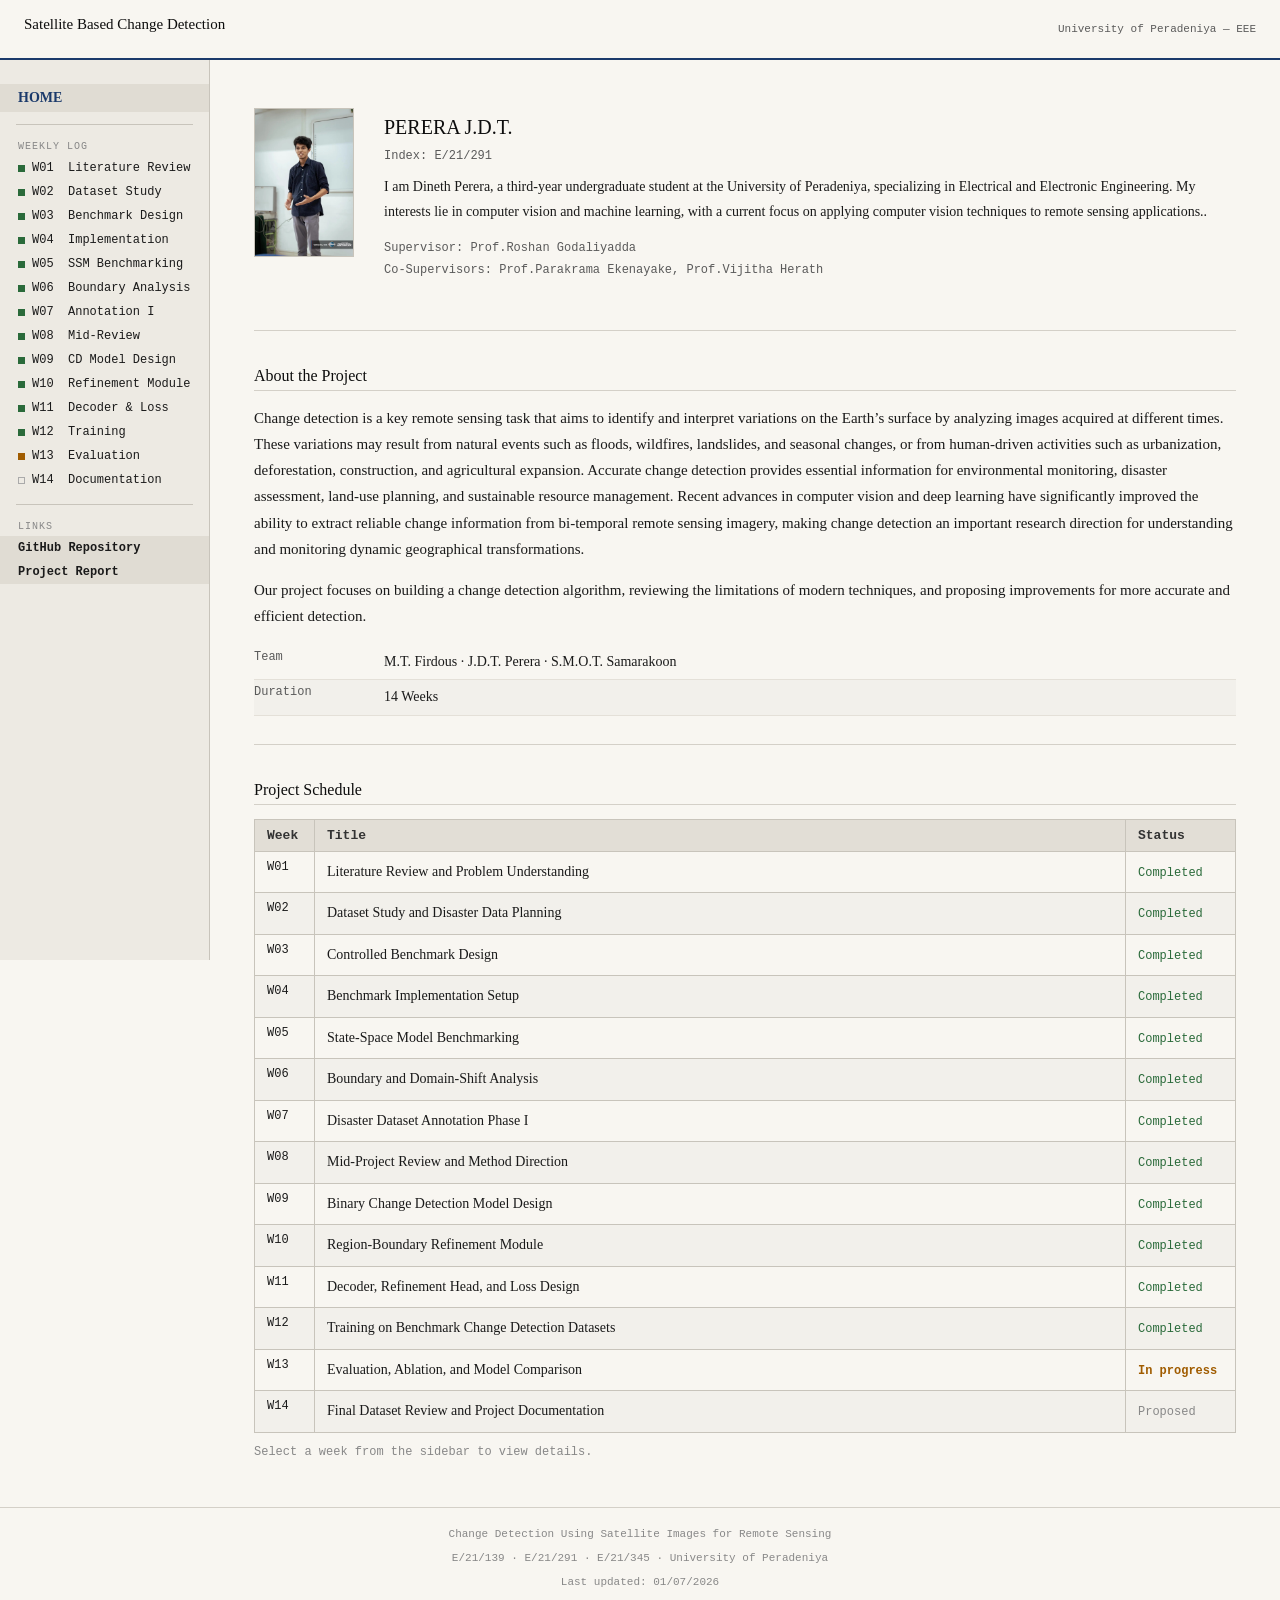
<file: index.html>
<!DOCTYPE html>
<html lang="en">
<head>
  <meta charset="UTF-8">
  <meta name="viewport" content="width=device-width, initial-scale=1">
  <title>Satellite Based Change Detection · Remote Sensing</title>
  <link rel="stylesheet" href="style.css">
  <script src="nav.js" defer></script>
</head>
<body>
  <div id="shell">
    <div id="header">
      <a class="site-name" href="index.html">Satellite Based Change Detection</a>
      <div class="site-uni">University of Peradeniya — EEE</div>
      <button id="menu-btn" aria-label="Open menu">
        <span></span>
        <span></span>
        <span></span>
      </button>
    </div>

    <div id="body-row">
      <div id="overlay"></div>
      <div id="sidebar">
        <a class="sb-home" href="index.html">HOME</a>
        <hr class="sb-rule">
        <span class="sb-label">WEEKLY LOG</span>
        <a href="weeks/week01.html"><span class="sq sq-done"></span>W01&nbsp; Literature Review</a>
        <a href="weeks/week02.html"><span class="sq sq-done"></span>W02&nbsp; Dataset Study</a>
        <a href="weeks/week03.html"><span class="sq sq-done"></span>W03&nbsp; Benchmark Design</a>
        <a href="weeks/week04.html"><span class="sq sq-done"></span>W04&nbsp; Implementation</a>
        <a href="weeks/week05.html"><span class="sq sq-done"></span>W05&nbsp; SSM Benchmarking</a>
        <a href="weeks/week06.html"><span class="sq sq-done"></span>W06&nbsp; Boundary Analysis</a>
        <a href="weeks/week07.html"><span class="sq sq-done"></span>W07&nbsp; Annotation I</a>
        <a href="weeks/week08.html"><span class="sq sq-done"></span>W08&nbsp; Mid-Review</a>
        <a href="weeks/week09.html"><span class="sq sq-done"></span>W09&nbsp; CD Model Design</a>
        <a href="weeks/week10.html"><span class="sq sq-done"></span>W10&nbsp; Refinement Module</a>
        <a href="weeks/week11.html"><span class="sq sq-done"></span>W11&nbsp; Decoder &amp; Loss</a>
        <a href="weeks/week12.html"><span class="sq sq-done"></span>W12&nbsp; Training</a>
        <a href="weeks/week13.html"><span class="sq sq-active"></span>W13&nbsp; Evaluation</a>
        <a href="weeks/week14.html"><span class="sq sq-proposed"></span>W14&nbsp; Documentation</a>
        <hr class="sb-rule">
        <span class="sb-label">LINKS</span>
        <a href="#">GitHub Repository</a>
        <a href="#">Project Report</a>
      </div>

      <div id="content">
        <table>
          <tr>
            <td style="width:110px; vertical-align:top; border:none; padding:0;">
              <img src="assets/photo.jpg" alt="[Name]" style="width:100px; border:1px solid #C8C4BB; display:block;" onerror="this.style.display='none'">
            </td>
            <td style="padding-left:20px; vertical-align:top; border:none;">
              <h1>PERERA J.D.T.</h1>
              <p style="font:12px 'Courier New', Courier, monospace; color:#5A5A5A;">
                Index: E/21/291
              </p>
              <p>I am Dineth Perera, a third-year undergraduate student at the University of Peradeniya, specializing in Electrical and Electronic Engineering. My interests lie in computer vision and machine learning, with a current focus on applying computer vision techniques to remote sensing applications..</p>
              <p style="font:12px 'Courier New', Courier, monospace; color:#5A5A5A; line-height:1.8;">
                Supervisor: Prof.Roshan Godaliyadda<br>
                Co-Supervisors: Prof.Parakrama Ekenayake, Prof.Vijitha Herath
              </p>
            </td>
          </tr>
        </table>

        <hr class="section-rule">

        <h2>About the Project</h2>
        <p>Change detection is a key remote sensing task that aims to identify and interpret variations on the Earth’s surface by analyzing images acquired at different times. These variations may result from natural events such as floods, wildfires, landslides, and seasonal changes, or from human-driven activities such as urbanization, deforestation, construction, and agricultural expansion. Accurate change detection provides essential information for environmental monitoring, disaster assessment, land-use planning, and sustainable resource management. Recent advances in computer vision and deep learning have significantly improved the ability to extract reliable change information from bi-temporal remote sensing imagery, making change detection an important research direction for understanding and monitoring dynamic geographical transformations. </p>

        <p>Our project focuses on building a change detection algorithm, reviewing the limitations of modern techniques, and proposing improvements for more accurate and efficient detection.</p>

        <table class="info-table">
          <tr>
            <td>Team</td>
            <td>M.T. Firdous · J.D.T. Perera · S.M.O.T. Samarakoon</td>
          </tr>
          <tr>
            <td>Duration</td>
            <td>14 Weeks</td>
          </tr>
        </table>

        <hr class="section-rule">

        <h2>Project Schedule</h2>
        <table>
          <thead>
            <tr>
              <th style="width:60px;">Week</th>
              <th>Title</th>
              <th style="width:110px;">Status</th>
            </tr>
          </thead>
          <tbody>
            <tr>
              <td style="font:12px 'Courier New', Courier, monospace;">W01</td>
              <td>Literature Review and Problem Understanding</td>
              <td><span class="s-done">Completed</span></td>
            </tr>
            <tr>
              <td style="font:12px 'Courier New', Courier, monospace;">W02</td>
              <td>Dataset Study and Disaster Data Planning</td>
              <td><span class="s-done">Completed</span></td>
            </tr>
            <tr>
              <td style="font:12px 'Courier New', Courier, monospace;">W03</td>
              <td>Controlled Benchmark Design</td>
              <td><span class="s-done">Completed</span></td>
            </tr>
            <tr>
              <td style="font:12px 'Courier New', Courier, monospace;">W04</td>
              <td>Benchmark Implementation Setup</td>
              <td><span class="s-done">Completed</span></td>
            </tr>
            <tr>
              <td style="font:12px 'Courier New', Courier, monospace;">W05</td>
              <td>State-Space Model Benchmarking</td>
              <td><span class="s-done">Completed</span></td>
            </tr>
            <tr>
              <td style="font:12px 'Courier New', Courier, monospace;">W06</td>
              <td>Boundary and Domain-Shift Analysis</td>
              <td><span class="s-done">Completed</span></td>
            </tr>
            <tr>
              <td style="font:12px 'Courier New', Courier, monospace;">W07</td>
              <td>Disaster Dataset Annotation Phase I</td>
              <td><span class="s-done">Completed</span></td>
            </tr>
            <tr>
              <td style="font:12px 'Courier New', Courier, monospace;">W08</td>
              <td>Mid-Project Review and Method Direction</td>
              <td><span class="s-done">Completed</span></td>
            </tr>
            <tr>
              <td style="font:12px 'Courier New', Courier, monospace;">W09</td>
              <td>Binary Change Detection Model Design</td>
              <td><span class="s-done">Completed</span></td>
            </tr>
            <tr>
              <td style="font:12px 'Courier New', Courier, monospace;">W10</td>
              <td>Region-Boundary Refinement Module</td>
              <td><span class="s-done">Completed</span></td>
            </tr>
            <tr>
              <td style="font:12px 'Courier New', Courier, monospace;">W11</td>
              <td>Decoder, Refinement Head, and Loss Design</td>
              <td><span class="s-done">Completed</span></td>
            </tr>
            <tr>
              <td style="font:12px 'Courier New', Courier, monospace;">W12</td>
              <td>Training on Benchmark Change Detection Datasets</td>
              <td><span class="s-done">Completed</span></td>
            </tr>
            <tr>
              <td style="font:12px 'Courier New', Courier, monospace;">W13</td>
              <td>Evaluation, Ablation, and Model Comparison</td>
              <td><span class="s-active">In progress</span></td>
            </tr>
            <tr>
              <td style="font:12px 'Courier New', Courier, monospace;">W14</td>
              <td>Final Dataset Review and Project Documentation</td>
              <td><span class="s-proposed">Proposed</span></td>
            </tr>
          </tbody>
        </table>
        <p style="font:12px 'Courier New', Courier, monospace; color:#888;">Select a week from the sidebar to view details.</p>
      </div>
    </div>

    <div id="footer">
      Change Detection Using Satellite Images for Remote Sensing<br>
      E/21/139 · E/21/291 · E/21/345 · University of Peradeniya<br>
      Last updated: 01/07/2026
    </div>
  </div>
</body>
</html>
</file>
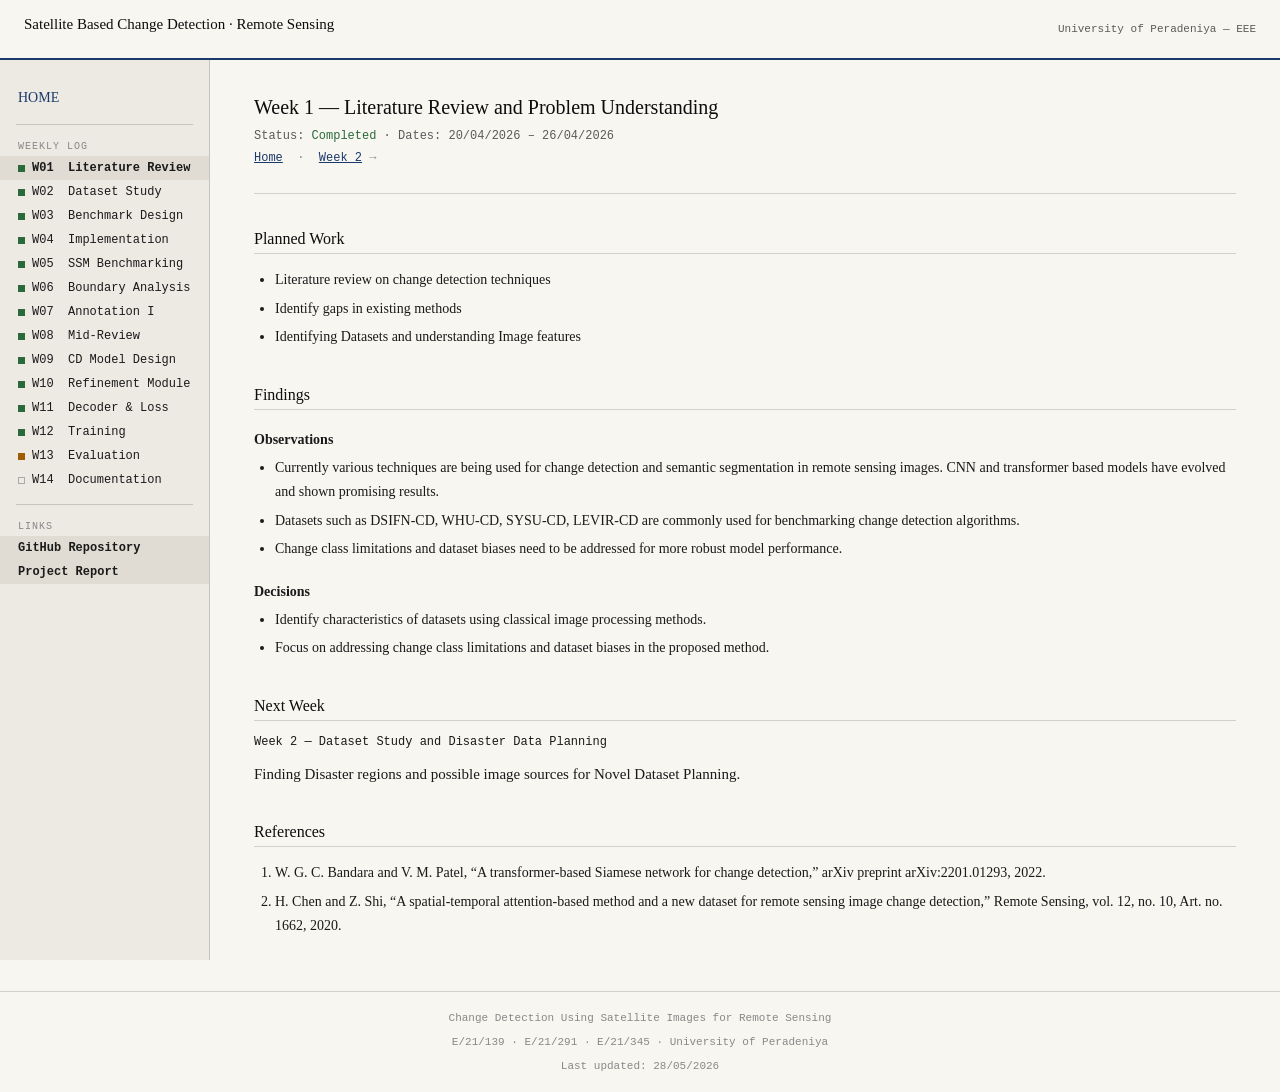
<file: weeks/week01.html>
<!DOCTYPE html>
<html lang="en">

<head>
  <meta charset="UTF-8">
  <meta name="viewport" content="width=device-width, initial-scale=1">
  <title>W01 — Literature Review and Problem Understanding · CD Project</title>
  <link rel="stylesheet" href="../style.css">
  <script src="../nav.js" defer></script>
</head>

<body>
  <div id="shell">
    <div id="header">
      <a class="site-name" href="../index.html">Satellite Based Change Detection · Remote Sensing</a>
      <div class="site-uni">University of Peradeniya — EEE</div>
      <button id="menu-btn" aria-label="Open menu">
        <span></span>
        <span></span>
        <span></span>
      </button>
    </div>

    <div id="body-row">
      <div id="overlay"></div>
      <div id="sidebar">
        <a class="sb-home" href="../index.html">HOME</a>
        <hr class="sb-rule">
        <span class="sb-label">WEEKLY LOG</span>
        <a href="week01.html"><span class="sq sq-done"></span>W01&nbsp; Literature Review</a>
        <a href="week02.html"><span class="sq sq-done"></span>W02&nbsp; Dataset Study</a>
        <a href="week03.html"><span class="sq sq-done"></span>W03&nbsp; Benchmark Design</a>
        <a href="week04.html"><span class="sq sq-done"></span>W04&nbsp; Implementation</a>
        <a href="week05.html"><span class="sq sq-done"></span>W05&nbsp; SSM Benchmarking</a>
        <a href="week06.html"><span class="sq sq-done"></span>W06&nbsp; Boundary Analysis</a>
        <a href="week07.html"><span class="sq sq-done"></span>W07&nbsp; Annotation I</a>
        <a href="week08.html"><span class="sq sq-done"></span>W08&nbsp; Mid-Review</a>
        <a href="week09.html"><span class="sq sq-done"></span>W09&nbsp; CD Model Design</a>
        <a href="week10.html"><span class="sq sq-done"></span>W10&nbsp; Refinement Module</a>
        <a href="week11.html"><span class="sq sq-done"></span>W11&nbsp; Decoder &amp; Loss</a>
        <a href="week12.html"><span class="sq sq-done"></span>W12&nbsp; Training</a>
        <a href="week13.html"><span class="sq sq-active"></span>W13&nbsp; Evaluation</a>
        <a href="week14.html"><span class="sq sq-proposed"></span>W14&nbsp; Documentation</a>
        <hr class="sb-rule">
        <span class="sb-label">LINKS</span>
        <a href="#">GitHub Repository</a>
        <a href="#">Project Report</a>
      </div>

      <div id="content">
        <h1>Week 1 — Literature Review and Problem Understanding</h1>
        <div class="meta-line">Status: <span class="s-done">Completed</span> · Dates: 20/04/2026 –
            26/04/2026</div>
        <div class="week-nav"><a href="../index.html">Home</a> &nbsp;·&nbsp; <a href="week02.html">Week 2</a> →</div>

        <hr class="section-rule">

        <h2>Planned Work</h2>
        <ul>
          <li>Literature review on change detection techniques</li>
          <li>Identify gaps in existing methods</li>
          <li>Identifying Datasets and understanding Image features</li>
        </ul>


        <h2>Findings</h2>
        <h3>Observations</h3>
        <ul>
          <li>Currently various techniques are being used for change detection and semantic
              segmentation in remote sensing images. CNN and transformer based models have evolved and shown promising
              results.</li>
          <li>Datasets such as DSIFN-CD, WHU-CD, SYSU-CD, LEVIR-CD are commonly used for benchmarking
              change detection algorithms.</li>
          <li>Change class limitations and dataset biases need to be addressed for more robust model
              performance.</li>
        </ul>

        <h3>Decisions</h3>
        <ul>
          <li>Identify characteristics of datasets using classical image processing methods.
          </li>
          <li>Focus on addressing change class limitations and dataset biases in the proposed
              method.</li>
        </ul>


        <h2>Next Week</h2>
        <p style="font:12px 'Courier New', Courier, monospace;">Week 2 — Dataset Study and Disaster Data Planning</p>
        <p>Finding Disaster regions and possible image sources for Novel Dataset Planning.</p>

        <h2>References</h2>

        <ol>
          <li>W. G. C. Bandara and V. M. Patel, “A transformer-based Siamese network for change
              detection,” arXiv preprint arXiv:2201.01293, 2022.</li>
          <li>H. Chen and Z. Shi, “A spatial-temporal attention-based method and a new dataset for
              remote sensing image change detection,” Remote Sensing, vol. 12, no. 10, Art. no. 1662, 2020.</li>
        </ol>
      </div>
    </div>

    <div id="footer">
      Change Detection Using Satellite Images for Remote Sensing<br>
      E/21/139 · E/21/291 · E/21/345 · University of Peradeniya<br>
      Last updated: 28/05/2026
    </div>
  </div>
</body>

</html>
</file>
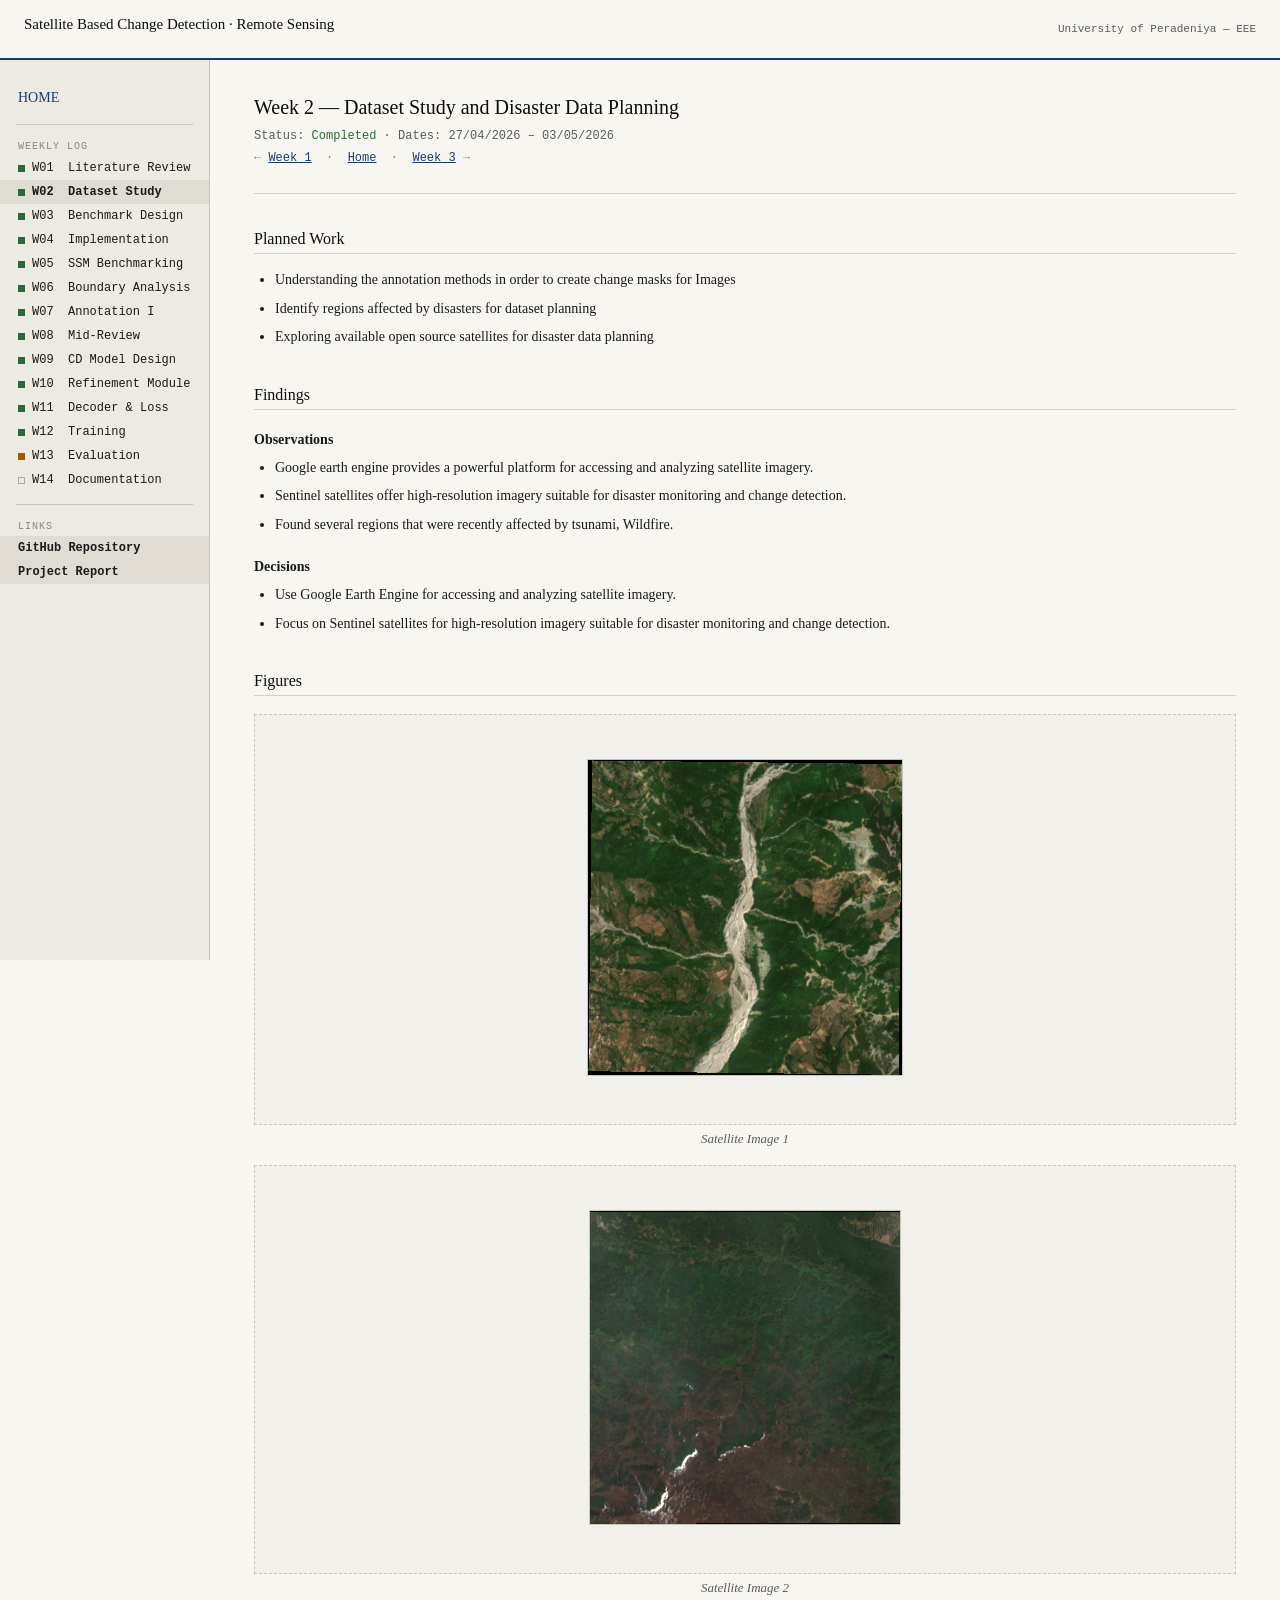
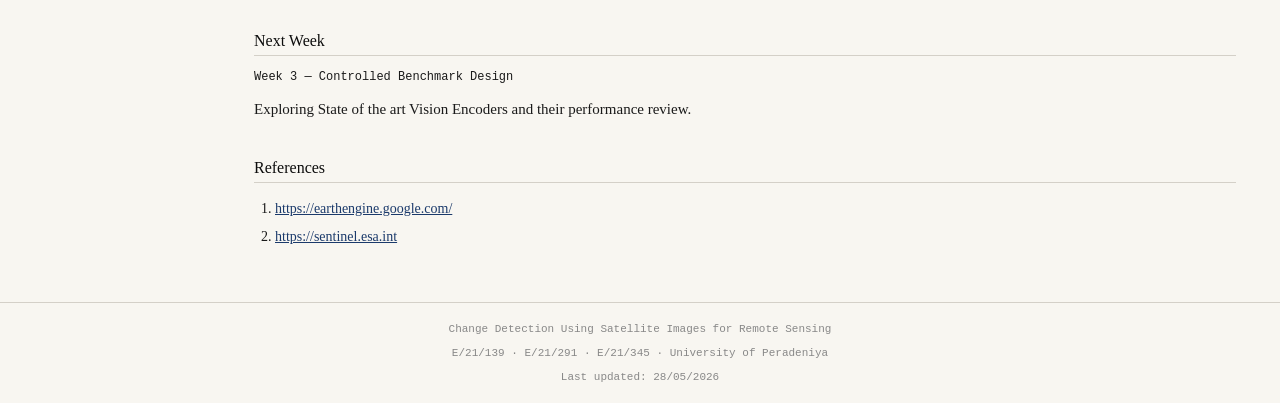
<file: weeks/week02.html>
<!DOCTYPE html>
<html lang="en">

<head>
  <meta charset="UTF-8">
  <meta name="viewport" content="width=device-width, initial-scale=1">
  <title>W02 — Dataset Study and Disaster Data Planning · CD Project</title>
  <link rel="stylesheet" href="../style.css">
  <script src="../nav.js" defer></script>
</head>

<body>
  <div id="shell">
    <div id="header">
      <a class="site-name" href="../index.html">Satellite Based Change Detection · Remote Sensing</a>
      <div class="site-uni">University of Peradeniya — EEE</div>
      <button id="menu-btn" aria-label="Open menu">
        <span></span>
        <span></span>
        <span></span>
      </button>
    </div>

    <div id="body-row">
      <div id="overlay"></div>
      <div id="sidebar">
        <a class="sb-home" href="../index.html">HOME</a>
        <hr class="sb-rule">
        <span class="sb-label">WEEKLY LOG</span>
        <a href="week01.html"><span class="sq sq-done"></span>W01&nbsp; Literature Review</a>
        <a href="week02.html"><span class="sq sq-done"></span>W02&nbsp; Dataset Study</a>
        <a href="week03.html"><span class="sq sq-done"></span>W03&nbsp; Benchmark Design</a>
        <a href="week04.html"><span class="sq sq-done"></span>W04&nbsp; Implementation</a>
        <a href="week05.html"><span class="sq sq-done"></span>W05&nbsp; SSM Benchmarking</a>
        <a href="week06.html"><span class="sq sq-done"></span>W06&nbsp; Boundary Analysis</a>
        <a href="week07.html"><span class="sq sq-done"></span>W07&nbsp; Annotation I</a>
        <a href="week08.html"><span class="sq sq-done"></span>W08&nbsp; Mid-Review</a>
        <a href="week09.html"><span class="sq sq-done"></span>W09&nbsp; CD Model Design</a>
        <a href="week10.html"><span class="sq sq-done"></span>W10&nbsp; Refinement Module</a>
        <a href="week11.html"><span class="sq sq-done"></span>W11&nbsp; Decoder &amp; Loss</a>
        <a href="week12.html"><span class="sq sq-done"></span>W12&nbsp; Training</a>
        <a href="week13.html"><span class="sq sq-active"></span>W13&nbsp; Evaluation</a>
        <a href="week14.html"><span class="sq sq-proposed"></span>W14&nbsp; Documentation</a>
        <hr class="sb-rule">
        <span class="sb-label">LINKS</span>
        <a href="#">GitHub Repository</a>
        <a href="#">Project Report</a>
      </div>

      <div id="content">
        <h1>Week 2 — Dataset Study and Disaster Data Planning</h1>
        <div class="meta-line">Status: <span class="s-done">Completed</span> · Dates:  27/04/2026 –
            03/05/2026</div>
        <div class="week-nav">← <a href="week01.html">Week 1</a> &nbsp;·&nbsp; <a href="../index.html">Home</a>
          &nbsp;·&nbsp; <a href="week03.html">Week 3</a> →</div>

        <hr class="section-rule">

        <h2>Planned Work</h2>
        <ul>
          <li>Understanding the annotation methods in order to create change masks for Images
          </li>
          <li>Identify regions affected by disasters for dataset planning</li>
          <li>Exploring available open source satellites for disaster data planning</li>
        </ul>



        <h2>Findings</h2>
        <h3>Observations</h3>
        <ul>
          <li>Google earth engine provides a powerful platform for accessing and analyzing satellite
              imagery.</li>
          <li>Sentinel satellites offer high-resolution imagery suitable for disaster monitoring and
              change detection.</li>
          <li>Found several regions that were recently affected by tsunami, Wildfire.</li>
        </ul>

        <h3>Decisions</h3>
        <ul>
          <li>Use Google Earth Engine for accessing and analyzing satellite imagery.</li>
          <li>Focus on Sentinel satellites for high-resolution imagery suitable for disaster monitoring
              and change detection.</li>
        </ul>

        <h2>Figures</h2>

        <figure>
          <div class="fig-empty">
            <img src="../assets/figures/00001.png" alt="Describe the figure here"
                style="max-width:100%; border:1px solid #C8C4BB;">
          </div>
          <figcaption>Satellite Image 1</figcaption>
        </figure>

        <figure>
          <div class="fig-empty">
            <img src="../assets/figures/00002.png" alt="Describe the figure here"
                style="max-width:100%; border:1px solid #C8C4BB;">
          </div>
          <figcaption>Satellite Image 2</figcaption>
        </figure>

        <h2>Next Week</h2>
        <p style="font:12px 'Courier New', Courier, monospace;">Week 3 — Controlled Benchmark Design</p>
        <p>Exploring State of the art Vision Encoders and their performance review.</p>

        <h2>References</h2>

        <ol>
          <li><a href="https://earthengine.google.com/">https://earthengine.google.com/</a></li>
          <li><a
                href="https://www.bing.com/ck/a?!&&p=46c0a78a8a36f764996b5c3a5fed086b7d845fb33dc1cc6773dbde4e4c09d242JmltdHM9MTc3OTE0ODgwMA&ptn=3&ver=2&hsh=4&fclid=0edac427-7a3d-679b-117d-d03f7b276601&psq=sentinental+2+satellite&u=a1aHR0cHM6Ly9zZW50aW5lbHMuY29wZXJuaWN1cy5ldS9jb3Blcm5pY3VzL3NlbnRpbmVsLTI">https://sentinel.esa.int</a>
          </li>
        </ol>
      </div>
    </div>

    <div id="footer">
      Change Detection Using Satellite Images for Remote Sensing<br>
      E/21/139 · E/21/291 · E/21/345 · University of Peradeniya<br>
      Last updated: 28/05/2026
    </div>
  </div>
</body>

</html>
</file>
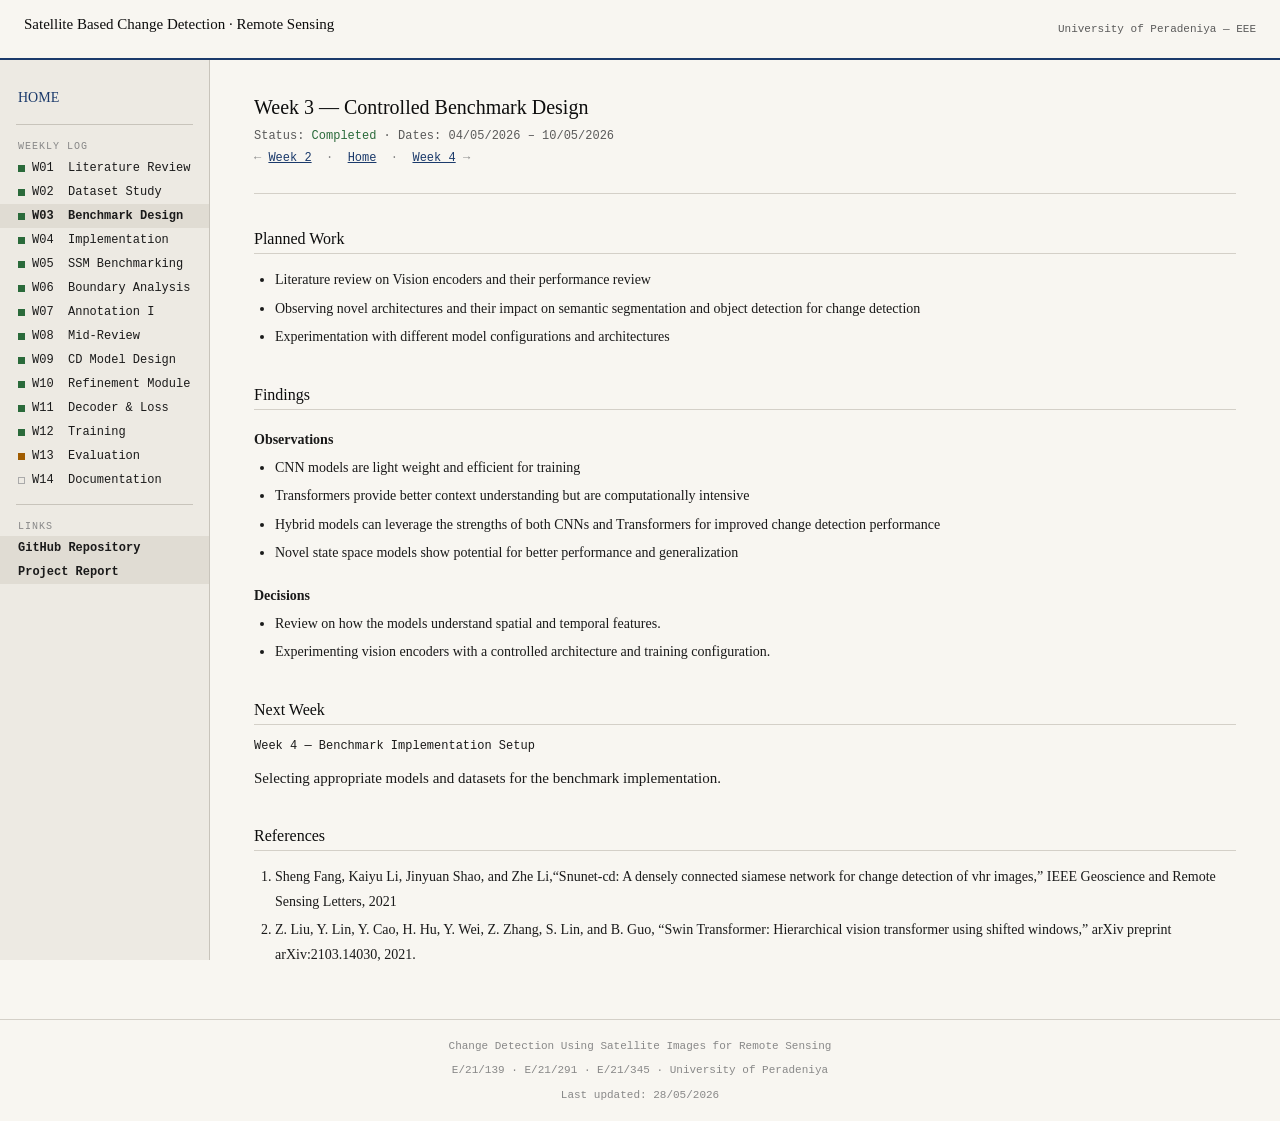
<file: weeks/week03.html>
<!DOCTYPE html>
<html lang="en">
<head>
  <meta charset="UTF-8">
  <meta name="viewport" content="width=device-width, initial-scale=1">
  <title>W03 — Controlled Benchmark Design · CD Project</title>
  <link rel="stylesheet" href="../style.css">
  <script src="../nav.js" defer></script>
</head>
<body>
  <div id="shell">
    <div id="header">
      <a class="site-name" href="../index.html">Satellite Based Change Detection · Remote Sensing</a>
      <div class="site-uni">University of Peradeniya — EEE</div>
      <button id="menu-btn" aria-label="Open menu">
        <span></span>
        <span></span>
        <span></span>
      </button>
    </div>

    <div id="body-row">
      <div id="overlay"></div>
      <div id="sidebar">
        <a class="sb-home" href="../index.html">HOME</a>
        <hr class="sb-rule">
        <span class="sb-label">WEEKLY LOG</span>
        <a href="week01.html"><span class="sq sq-done"></span>W01&nbsp; Literature Review</a>
        <a href="week02.html"><span class="sq sq-done"></span>W02&nbsp; Dataset Study</a>
        <a href="week03.html"><span class="sq sq-done"></span>W03&nbsp; Benchmark Design</a>
        <a href="week04.html"><span class="sq sq-done"></span>W04&nbsp; Implementation</a>
        <a href="week05.html"><span class="sq sq-done"></span>W05&nbsp; SSM Benchmarking</a>
        <a href="week06.html"><span class="sq sq-done"></span>W06&nbsp; Boundary Analysis</a>
        <a href="week07.html"><span class="sq sq-done"></span>W07&nbsp; Annotation I</a>
        <a href="week08.html"><span class="sq sq-done"></span>W08&nbsp; Mid-Review</a>
        <a href="week09.html"><span class="sq sq-done"></span>W09&nbsp; CD Model Design</a>
        <a href="week10.html"><span class="sq sq-done"></span>W10&nbsp; Refinement Module</a>
        <a href="week11.html"><span class="sq sq-done"></span>W11&nbsp; Decoder &amp; Loss</a>
        <a href="week12.html"><span class="sq sq-done"></span>W12&nbsp; Training</a>
        <a href="week13.html"><span class="sq sq-active"></span>W13&nbsp; Evaluation</a>
        <a href="week14.html"><span class="sq sq-proposed"></span>W14&nbsp; Documentation</a>
        <hr class="sb-rule">
        <span class="sb-label">LINKS</span>
        <a href="#">GitHub Repository</a>
        <a href="#">Project Report</a>
      </div>

      <div id="content">
        <h1>Week 3 — Controlled Benchmark Design</h1>
        <div class="meta-line">Status: <span class="s-done">Completed</span> · Dates:  04/05/2026 – 10/05/2026</div>
        <div class="week-nav">← <a href="week02.html">Week 2</a> &nbsp;·&nbsp; <a href="../index.html">Home</a> &nbsp;·&nbsp; <a href="week04.html">Week 4</a> →</div>

        <hr class="section-rule">

        <h2>Planned Work</h2>
        <ul>
          <li>Literature review on Vision encoders and their performance review</li>
          <li>Observing novel architectures and their impact on semantic segmentation and object detection for change detection</li>
          <li>Experimentation with different model configurations and architectures</li>
        </ul>

        
        <h2>Findings</h2>
        <h3>Observations</h3>
        <ul>
          <li>CNN models are light weight and efficient for training</li>
          <li>Transformers provide better context understanding but are computationally intensive</li>
          <li>Hybrid models can leverage the strengths of both CNNs and Transformers for improved change detection performance</li>
          <li>Novel state space models show potential for better performance and generalization</li>
        </ul>

        <h3>Decisions</h3>
        <ul>
          <li>Review on how the models understand spatial and temporal features.</li>
          <li>Experimenting vision encoders with a controlled architecture and training configuration.</li>
        </ul>

       

        <h2>Next Week</h2>
        <p style="font:12px 'Courier New', Courier, monospace;">Week 4 — Benchmark Implementation Setup</p>
        <p>Selecting appropriate models and datasets for the benchmark implementation.</p>

        <h2>References</h2>
        <ol>
          <li> Sheng Fang, Kaiyu Li, Jinyuan Shao, and Zhe Li,“Snunet-cd: A densely connected siamese network for change detection of vhr images,” IEEE Geoscience and Remote Sensing Letters, 2021</li>
          <li>Z. Liu, Y. Lin, Y. Cao, H. Hu, Y. Wei, Z. Zhang, S. Lin, and B. Guo, “Swin Transformer: Hierarchical vision transformer using shifted windows,” arXiv preprint arXiv:2103.14030, 2021.</li>
        </ol>
      </div>
    </div>

    <div id="footer">
      Change Detection Using Satellite Images for Remote Sensing<br>
      E/21/139 · E/21/291 · E/21/345 · University of Peradeniya<br>
      Last updated: 28/05/2026
    </div>
  </div>
</body>
</html>
</file>
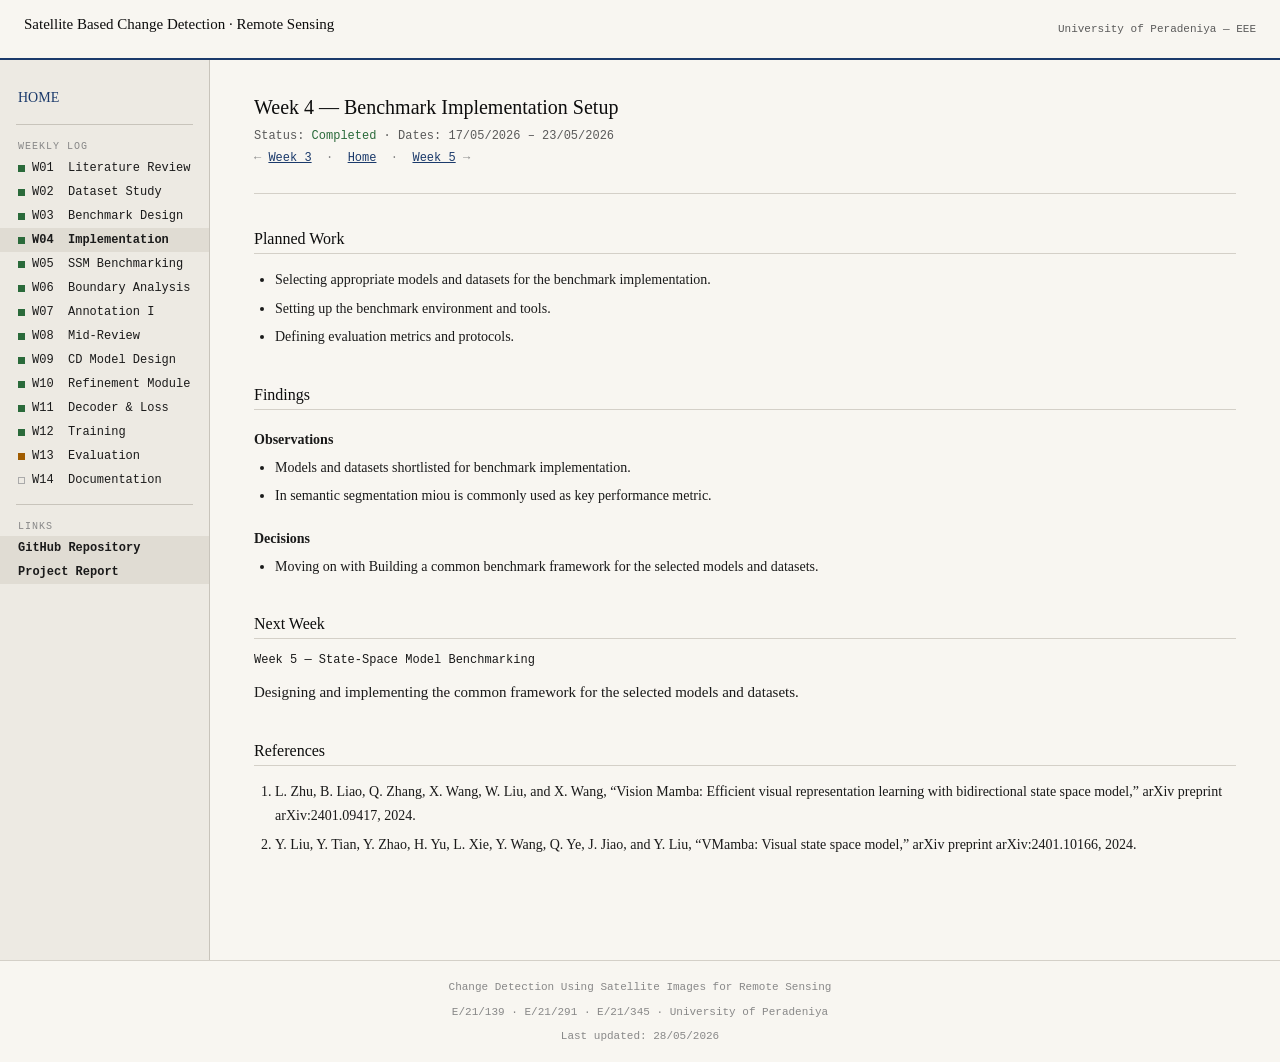
<file: weeks/week04.html>
<!DOCTYPE html>
<html lang="en">
<head>
  <meta charset="UTF-8">
  <meta name="viewport" content="width=device-width, initial-scale=1">
  <title>W04 — Benchmark Implementation Setup · CD Project</title>
  <link rel="stylesheet" href="../style.css">
  <script src="../nav.js" defer></script>
</head>
<body>
  <div id="shell">
    <div id="header">
      <a class="site-name" href="../index.html">Satellite Based Change Detection · Remote Sensing</a>
      <div class="site-uni">University of Peradeniya — EEE</div>
      <button id="menu-btn" aria-label="Open menu">
        <span></span>
        <span></span>
        <span></span>
      </button>
    </div>

    <div id="body-row">
      <div id="overlay"></div>
      <div id="sidebar">
        <a class="sb-home" href="../index.html">HOME</a>
        <hr class="sb-rule">
        <span class="sb-label">WEEKLY LOG</span>
        <a href="week01.html"><span class="sq sq-done"></span>W01&nbsp; Literature Review</a>
        <a href="week02.html"><span class="sq sq-done"></span>W02&nbsp; Dataset Study</a>
        <a href="week03.html"><span class="sq sq-done"></span>W03&nbsp; Benchmark Design</a>
        <a href="week04.html"><span class="sq sq-done"></span>W04&nbsp; Implementation</a>
        <a href="week05.html"><span class="sq sq-done"></span>W05&nbsp; SSM Benchmarking</a>
        <a href="week06.html"><span class="sq sq-done"></span>W06&nbsp; Boundary Analysis</a>
        <a href="week07.html"><span class="sq sq-done"></span>W07&nbsp; Annotation I</a>
        <a href="week08.html"><span class="sq sq-done"></span>W08&nbsp; Mid-Review</a>
        <a href="week09.html"><span class="sq sq-done"></span>W09&nbsp; CD Model Design</a>
        <a href="week10.html"><span class="sq sq-done"></span>W10&nbsp; Refinement Module</a>
        <a href="week11.html"><span class="sq sq-done"></span>W11&nbsp; Decoder &amp; Loss</a>
        <a href="week12.html"><span class="sq sq-done"></span>W12&nbsp; Training</a>
        <a href="week13.html"><span class="sq sq-active"></span>W13&nbsp; Evaluation</a>
        <a href="week14.html"><span class="sq sq-proposed"></span>W14&nbsp; Documentation</a>
        <hr class="sb-rule">
        <span class="sb-label">LINKS</span>
        <a href="#">GitHub Repository</a>
        <a href="#">Project Report</a>
      </div>

      <div id="content">
        <h1>Week 4 — Benchmark Implementation Setup</h1>
        <div class="meta-line">Status: <span class="s-done">Completed</span> · Dates:  17/05/2026 – 23/05/2026</div>
        <div class="week-nav">← <a href="week03.html">Week 3</a> &nbsp;·&nbsp; <a href="../index.html">Home</a> &nbsp;·&nbsp; <a href="week05.html">Week 5</a> →</div>

        <hr class="section-rule">

        <h2>Planned Work</h2>
        <ul>
          <li>Selecting appropriate models and datasets for the benchmark implementation.</li>
          <li>Setting up the benchmark environment and tools.</li>
          <li>Defining evaluation metrics and protocols.</li>
        </ul>

    

        <h2>Findings</h2>
        <h3>Observations</h3>
        <ul>
          <li>Models and datasets shortlisted for benchmark implementation.</li>
          <li>In semantic segmentation miou is commonly used as key performance metric.</li>
        </ul>

        <h3>Decisions</h3>
        <ul>
          <li>Moving on with Building a common benchmark framework for the selected models and datasets.</li>
        </ul>


        <h2>Next Week</h2>
        <p style="font:12px 'Courier New', Courier, monospace;">Week 5 — State-Space Model Benchmarking</p>
        <p>Designing and implementing the common framework for the selected models and datasets.</p>

        <h2>References</h2>
       
        <ol>
          <li>L. Zhu, B. Liao, Q. Zhang, X. Wang, W. Liu, and X. Wang, “Vision Mamba: Efficient visual representation learning with bidirectional state space model,” arXiv preprint arXiv:2401.09417, 2024.</li>
          <li>Y. Liu, Y. Tian, Y. Zhao, H. Yu, L. Xie, Y. Wang, Q. Ye, J. Jiao, and Y. Liu, “VMamba: Visual state space model,” arXiv preprint arXiv:2401.10166, 2024.</li>
        </ol>
      </div>
    </div>

    <div id="footer">
      Change Detection Using Satellite Images for Remote Sensing<br>
      E/21/139 · E/21/291 · E/21/345 · University of Peradeniya<br>
      Last updated: 28/05/2026
    </div>
  </div>
</body>
</html>
</file>
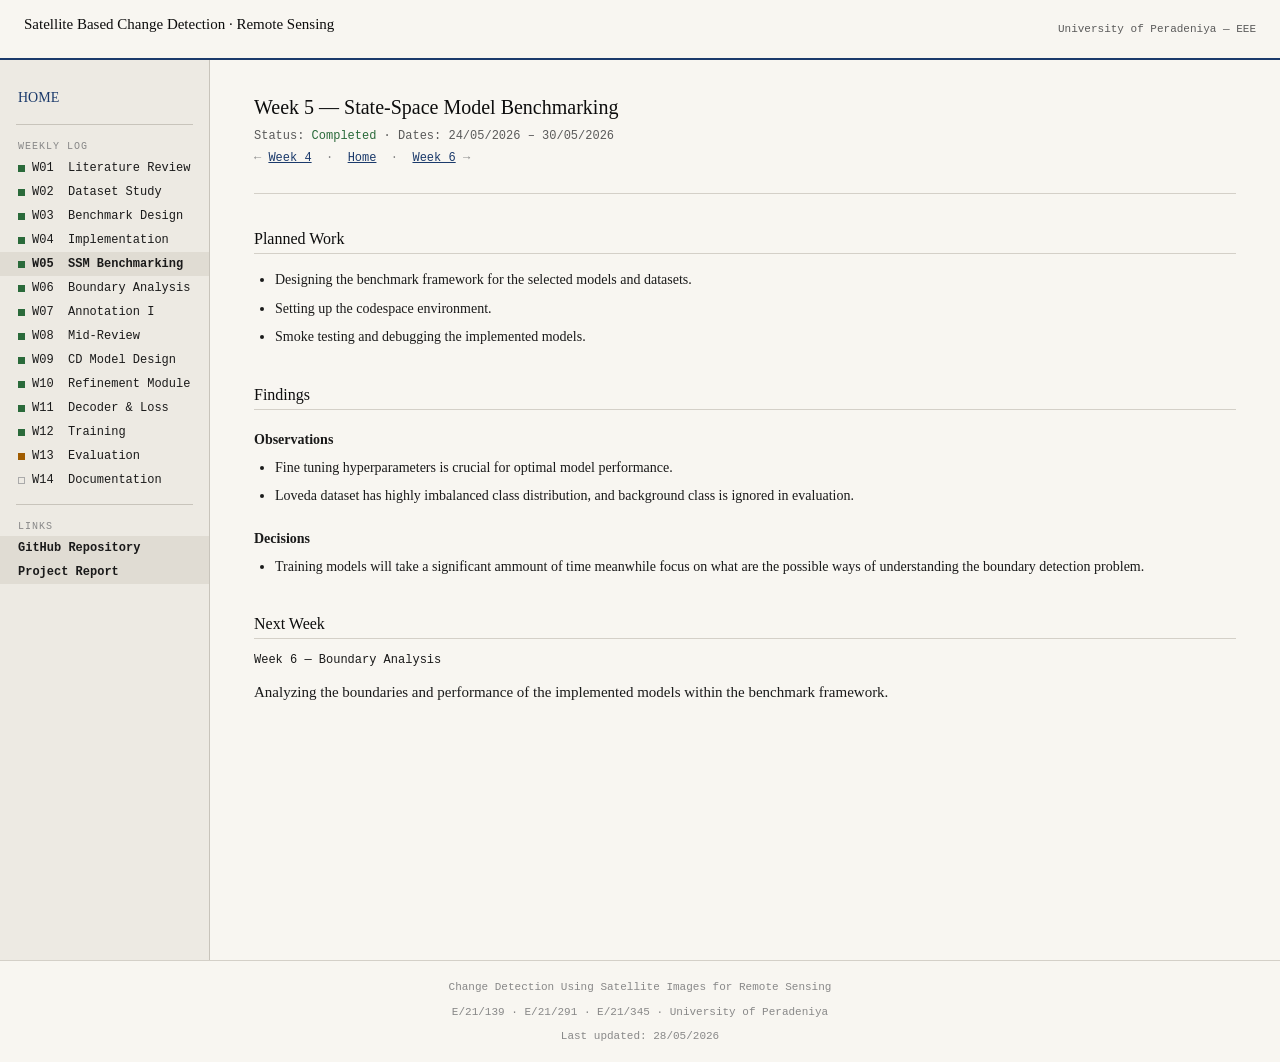
<file: weeks/week05.html>
<!DOCTYPE html>
<html lang="en">
<head>
  <meta charset="UTF-8">
  <meta name="viewport" content="width=device-width, initial-scale=1">
  <title>W05 — State-Space Model Benchmarking · CD Project</title>
  <link rel="stylesheet" href="../style.css">
  <script src="../nav.js" defer></script>
</head>
<body>
  <div id="shell">
    <div id="header">
      <a class="site-name" href="../index.html">Satellite Based Change Detection · Remote Sensing</a>
      <div class="site-uni">University of Peradeniya — EEE</div>
      <button id="menu-btn" aria-label="Open menu">
        <span></span>
        <span></span>
        <span></span>
      </button>
    </div>

    <div id="body-row">
      <div id="overlay"></div>
      <div id="sidebar">
        <a class="sb-home" href="../index.html">HOME</a>
        <hr class="sb-rule">
        <span class="sb-label">WEEKLY LOG</span>
        <a href="week01.html"><span class="sq sq-done"></span>W01&nbsp; Literature Review</a>
        <a href="week02.html"><span class="sq sq-done"></span>W02&nbsp; Dataset Study</a>
        <a href="week03.html"><span class="sq sq-done"></span>W03&nbsp; Benchmark Design</a>
        <a href="week04.html"><span class="sq sq-done"></span>W04&nbsp; Implementation</a>
        <a href="week05.html"><span class="sq sq-done"></span>W05&nbsp; SSM Benchmarking</a>
        <a href="week06.html"><span class="sq sq-done"></span>W06&nbsp; Boundary Analysis</a>
        <a href="week07.html"><span class="sq sq-done"></span>W07&nbsp; Annotation I</a>
        <a href="week08.html"><span class="sq sq-done"></span>W08&nbsp; Mid-Review</a>
        <a href="week09.html"><span class="sq sq-done"></span>W09&nbsp; CD Model Design</a>
        <a href="week10.html"><span class="sq sq-done"></span>W10&nbsp; Refinement Module</a>
        <a href="week11.html"><span class="sq sq-done"></span>W11&nbsp; Decoder &amp; Loss</a>
        <a href="week12.html"><span class="sq sq-done"></span>W12&nbsp; Training</a>
        <a href="week13.html"><span class="sq sq-active"></span>W13&nbsp; Evaluation</a>
        <a href="week14.html"><span class="sq sq-proposed"></span>W14&nbsp; Documentation</a>
        <hr class="sb-rule">
        <span class="sb-label">LINKS</span>
        <a href="#">GitHub Repository</a>
        <a href="#">Project Report</a>
      </div>

      <div id="content">
        <h1>Week 5 — State-Space Model Benchmarking</h1>
        <div class="meta-line">Status: <span class="s-done">Completed</span> · Dates:  24/05/2026 – 30/05/2026</div>
        <div class="week-nav">← <a href="week04.html">Week 4</a> &nbsp;·&nbsp; <a href="../index.html">Home</a> &nbsp;·&nbsp; <a href="week06.html">Week 6</a> →</div>

        <hr class="section-rule">

         <h2>Planned Work</h2>
        <ul>
          <li>Designing the benchmark framework for the selected models and datasets.</li>
          <li>Setting up the codespace environment.</li>
          <li>Smoke testing and debugging the implemented models.</li>
        </ul>

    

        <h2>Findings</h2>
        <h3>Observations</h3>
        <ul>
          <li>Fine tuning hyperparameters is crucial for optimal model performance.</li>
          <li>Loveda dataset has highly imbalanced class distribution, and background class is ignored in evaluation.</li>
        </ul>

        <h3>Decisions</h3>
        <ul>
          <li>Training models will take a significant ammount of time meanwhile focus on what are the possible ways of understanding the boundary detection problem.</li>
        </ul>


        <h2>Next Week</h2>
        <p style="font:12px 'Courier New', Courier, monospace;">Week 6 — Boundary Analysis</p>
        <p>Analyzing the boundaries and performance of the implemented models within the benchmark framework.</p>
       
      </div>
    </div>

    <div id="footer">
      Change Detection Using Satellite Images for Remote Sensing<br>
      E/21/139 · E/21/291 · E/21/345 · University of Peradeniya<br>
      Last updated: 28/05/2026
    </div>
  </div>
</body>
</html>
</file>
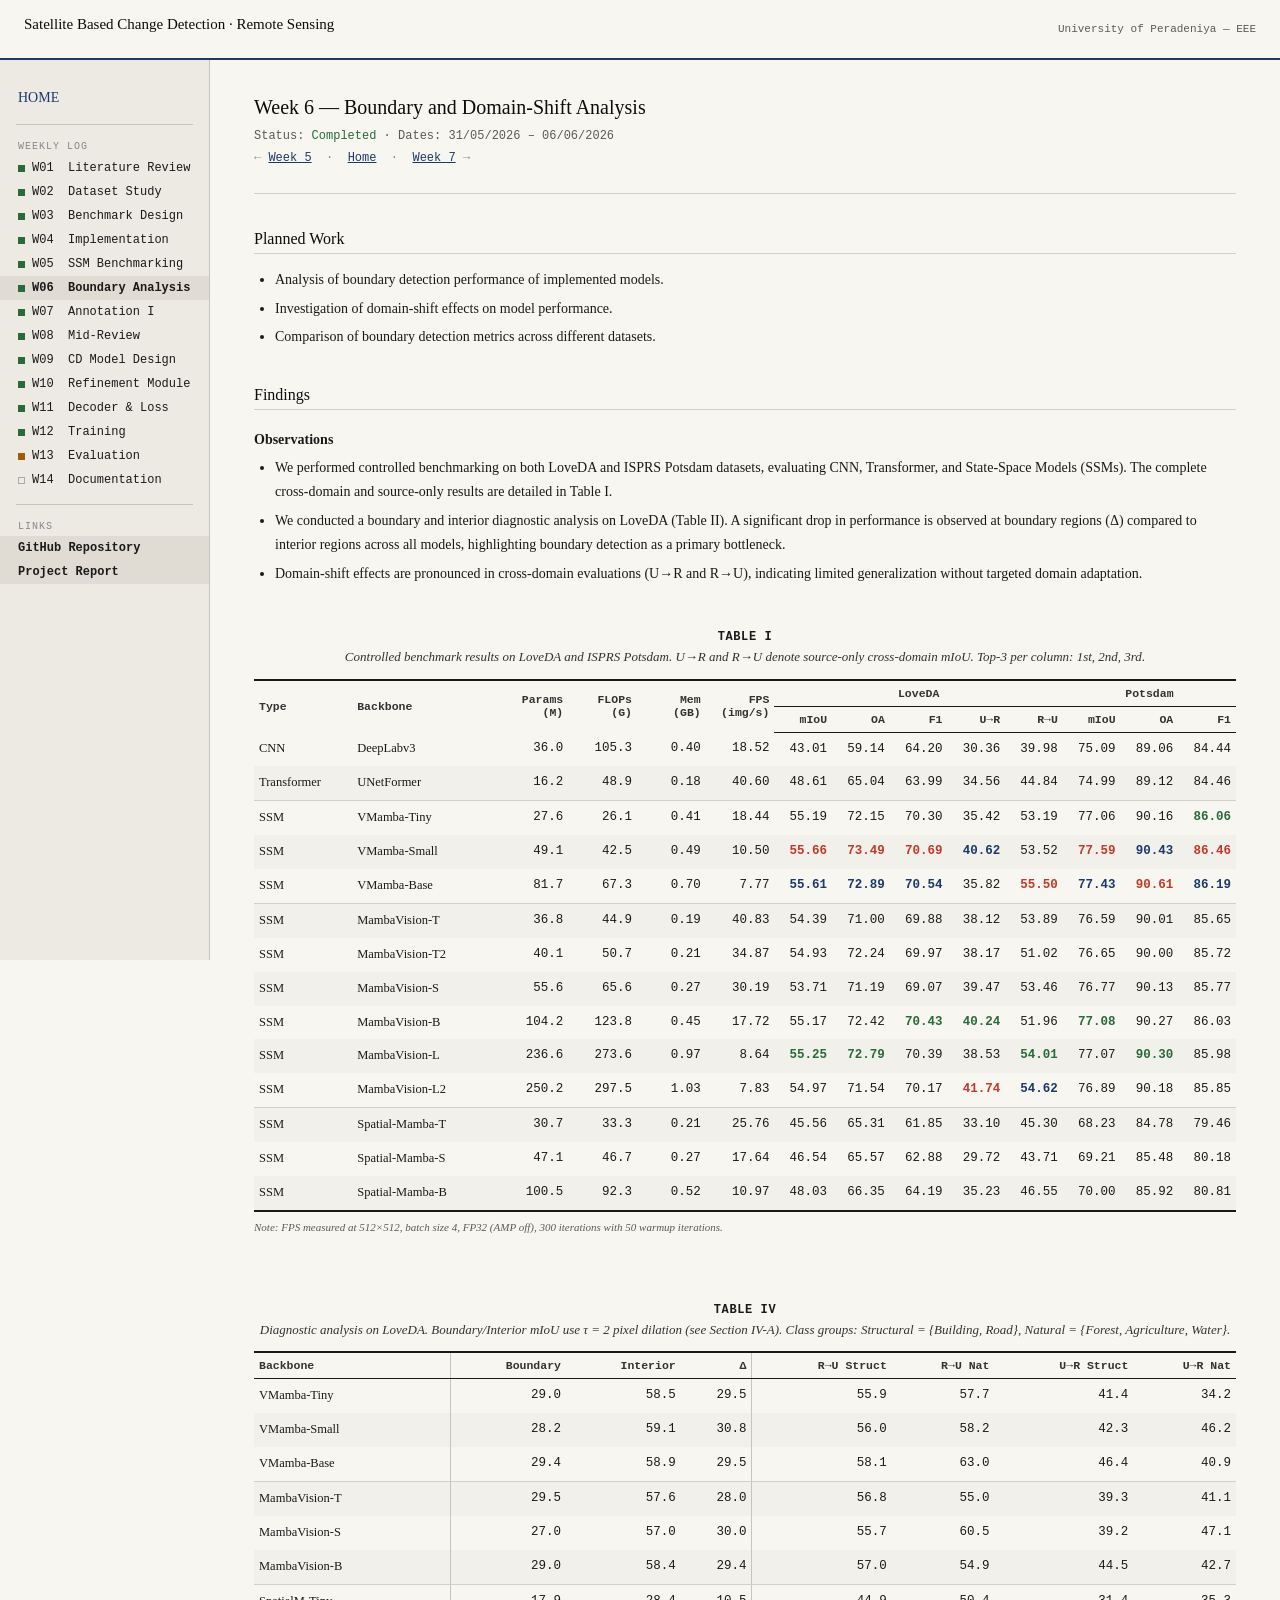
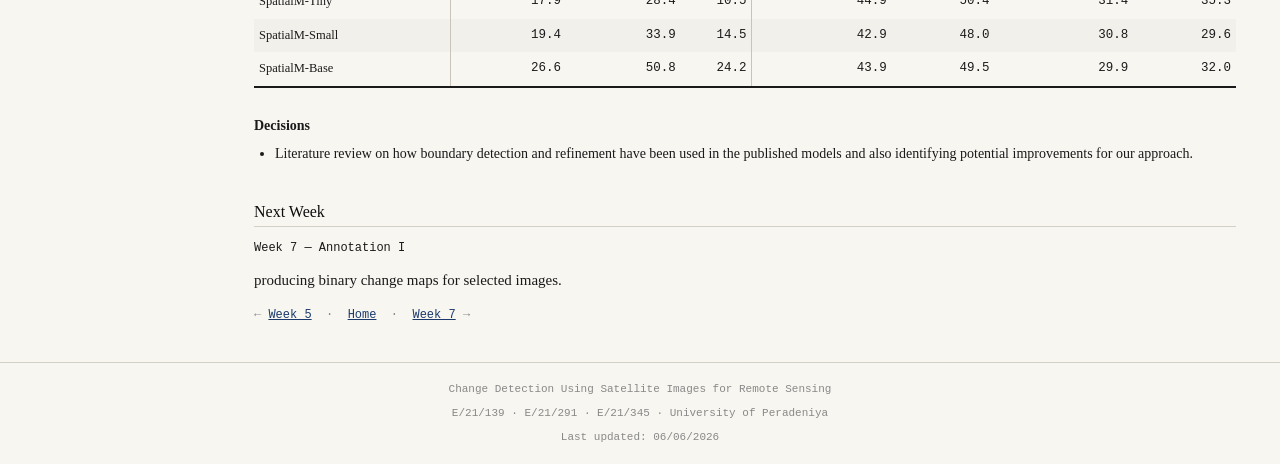
<file: weeks/week06.html>
<!DOCTYPE html>
<html lang="en">

<head>
  <meta charset="UTF-8">
  <meta name="viewport" content="width=device-width, initial-scale=1">
  <title>W06 — Boundary and Domain-Shift Analysis · CD Project</title>
  <link rel="stylesheet" href="../style.css">
  <script src="../nav.js" defer></script>
</head>

<body>
  <div id="shell">
    <div id="header">
      <a class="site-name" href="../index.html">Satellite Based Change Detection · Remote Sensing</a>
      <div class="site-uni">University of Peradeniya — EEE</div>
      <button id="menu-btn" aria-label="Open menu">
        <span></span>
        <span></span>
        <span></span>
      </button>
    </div>

    <div id="body-row">
      <div id="overlay"></div>
      <div id="sidebar">
        <a class="sb-home" href="../index.html">HOME</a>
        <hr class="sb-rule">
        <span class="sb-label">WEEKLY LOG</span>
        <a href="week01.html"><span class="sq sq-done"></span>W01&nbsp; Literature Review</a>
        <a href="week02.html"><span class="sq sq-done"></span>W02&nbsp; Dataset Study</a>
        <a href="week03.html"><span class="sq sq-done"></span>W03&nbsp; Benchmark Design</a>
        <a href="week04.html"><span class="sq sq-done"></span>W04&nbsp; Implementation</a>
        <a href="week05.html"><span class="sq sq-done"></span>W05&nbsp; SSM Benchmarking</a>
        <a href="week06.html"><span class="sq sq-done"></span>W06&nbsp; Boundary Analysis</a>
        <a href="week07.html"><span class="sq sq-done"></span>W07&nbsp; Annotation I</a>
        <a href="week08.html"><span class="sq sq-done"></span>W08&nbsp; Mid-Review</a>
        <a href="week09.html"><span class="sq sq-done"></span>W09&nbsp; CD Model Design</a>
        <a href="week10.html"><span class="sq sq-done"></span>W10&nbsp; Refinement Module</a>
        <a href="week11.html"><span class="sq sq-done"></span>W11&nbsp; Decoder &amp; Loss</a>
        <a href="week12.html"><span class="sq sq-done"></span>W12&nbsp; Training</a>
        <a href="week13.html"><span class="sq sq-active"></span>W13&nbsp; Evaluation</a>
        <a href="week14.html"><span class="sq sq-proposed"></span>W14&nbsp; Documentation</a>
        <hr class="sb-rule">
        <span class="sb-label">LINKS</span>
        <a href="#">GitHub Repository</a>
        <a href="#">Project Report</a>
      </div>

      <div id="content">
        <h1>Week 6 — Boundary and Domain-Shift Analysis</h1>
        <div class="meta-line">Status: <span class="s-done">Completed</span> · Dates: 31/05/2026 – 06/06/2026</div>
        <div class="week-nav">← <a href="week05.html">Week 5</a> &nbsp;·&nbsp; <a href="../index.html">Home</a>
          &nbsp;·&nbsp; <a href="week07.html">Week 7</a> →</div>

        <hr class="section-rule">

        <h2>Planned Work</h2>

        <ul>
          <li>Analysis of boundary detection performance of implemented models.</li>
          <li>Investigation of domain-shift effects on model performance.</li>
          <li>Comparison of boundary detection metrics across different datasets.</li>
        </ul>

        <h2>Findings</h2>
        <h3>Observations</h3>
        <ul>
          <li>We performed controlled benchmarking on both LoveDA and ISPRS Potsdam datasets, evaluating CNN,
            Transformer, and State-Space Models (SSMs). The complete cross-domain and source-only results are detailed
            in Table I.</li>
          <li>We conducted a boundary and interior diagnostic analysis on LoveDA (Table II). A significant drop in
            performance is observed at boundary regions (&Delta;) compared to interior regions across all models,
            highlighting boundary detection as a primary bottleneck.</li>
          <li>Domain-shift effects are pronounced in cross-domain evaluations (U&rarr;R and R&rarr;U), indicating
            limited generalization without targeted domain adaptation.</li>
        </ul>

        <div class="table-container">
          <div class="academic-table-caption">Table I</div>
          <div class="academic-table-title">
            Controlled benchmark results on LoveDA and ISPRS Potsdam. U&rarr;R and R&rarr;U denote source-only
            cross-domain mIoU. Top-3 per column: <span class="rank-1">1st</span>, <span class="rank-2">2nd</span>, <span
              class="rank-3">3rd</span>.
          </div>
          <table class="academic-table">
            <thead>
              <tr class="top-rule">
                <th rowspan="2" class="text-left" style="width: 10%;">Type</th>
                <th rowspan="2" class="text-left" style="width: 15%;">Backbone</th>
                <th rowspan="2" class="text-right" style="width: 7%;">Params<br>(M)</th>
                <th rowspan="2" class="text-right" style="width: 7%;">FLOPs<br>(G)</th>
                <th rowspan="2" class="text-right" style="width: 7%;">Mem<br>(GB)</th>
                <th rowspan="2" class="text-right" style="width: 7%;">FPS<br>(img/s)</th>
                <th colspan="5" class="col-header-group text-center">LoveDA</th>
                <th colspan="3" class="col-header-group text-center">Potsdam</th>
              </tr>
              <tr class="mid-rule">
                <!-- Spanned headers for LoveDA -->
                <th class="text-right">mIoU</th>
                <th class="text-right">OA</th>
                <th class="text-right">F1</th>
                <th class="text-right">U&rarr;R</th>
                <th class="text-right">R&rarr;U</th>
                <!-- Spanned headers for Potsdam -->
                <th class="text-right">mIoU</th>
                <th class="text-right">OA</th>
                <th class="text-right">F1</th>
              </tr>
            </thead>
            <tbody>
              <tr>
                <td class="text-left">CNN</td>
                <td class="text-left">DeepLabv3</td>
                <td class="text-right num-val">36.0</td>
                <td class="text-right num-val">105.3</td>
                <td class="text-right num-val">0.40</td>
                <td class="text-right num-val">18.52</td>
                <td class="text-right num-val">43.01</td>
                <td class="text-right num-val">59.14</td>
                <td class="text-right num-val">64.20</td>
                <td class="text-right num-val">30.36</td>
                <td class="text-right num-val">39.98</td>
                <td class="text-right num-val">75.09</td>
                <td class="text-right num-val">89.06</td>
                <td class="text-right num-val">84.44</td>
              </tr>
              <tr class="group-sep">
                <td class="text-left">Transformer</td>
                <td class="text-left">UNetFormer</td>
                <td class="text-right num-val">16.2</td>
                <td class="text-right num-val">48.9</td>
                <td class="text-right num-val">0.18</td>
                <td class="text-right num-val">40.60</td>
                <td class="text-right num-val">48.61</td>
                <td class="text-right num-val">65.04</td>
                <td class="text-right num-val">63.99</td>
                <td class="text-right num-val">34.56</td>
                <td class="text-right num-val">44.84</td>
                <td class="text-right num-val">74.99</td>
                <td class="text-right num-val">89.12</td>
                <td class="text-right num-val">84.46</td>
              </tr>
              <tr>
                <td class="text-left">SSM</td>
                <td class="text-left">VMamba-Tiny</td>
                <td class="text-right num-val">27.6</td>
                <td class="text-right num-val">26.1</td>
                <td class="text-right num-val">0.41</td>
                <td class="text-right num-val">18.44</td>
                <td class="text-right num-val">55.19</td>
                <td class="text-right num-val">72.15</td>
                <td class="text-right num-val">70.30</td>
                <td class="text-right num-val">35.42</td>
                <td class="text-right num-val">53.19</td>
                <td class="text-right num-val">77.06</td>
                <td class="text-right num-val">90.16</td>
                <td class="text-right num-val rank-3">86.06</td>
              </tr>
              <tr>
                <td class="text-left">SSM</td>
                <td class="text-left">VMamba-Small</td>
                <td class="text-right num-val">49.1</td>
                <td class="text-right num-val">42.5</td>
                <td class="text-right num-val">0.49</td>
                <td class="text-right num-val">10.50</td>
                <td class="text-right num-val rank-1">55.66</td>
                <td class="text-right num-val rank-1">73.49</td>
                <td class="text-right num-val rank-1">70.69</td>
                <td class="text-right num-val rank-2">40.62</td>
                <td class="text-right num-val">53.52</td>
                <td class="text-right num-val rank-1">77.59</td>
                <td class="text-right num-val rank-2">90.43</td>
                <td class="text-right num-val rank-1">86.46</td>
              </tr>
              <tr class="group-sep">
                <td class="text-left">SSM</td>
                <td class="text-left">VMamba-Base</td>
                <td class="text-right num-val">81.7</td>
                <td class="text-right num-val">67.3</td>
                <td class="text-right num-val">0.70</td>
                <td class="text-right num-val">7.77</td>
                <td class="text-right num-val rank-2">55.61</td>
                <td class="text-right num-val rank-2">72.89</td>
                <td class="text-right num-val rank-2">70.54</td>
                <td class="text-right num-val">35.82</td>
                <td class="text-right num-val rank-1">55.50</td>
                <td class="text-right num-val rank-2">77.43</td>
                <td class="text-right num-val rank-1">90.61</td>
                <td class="text-right num-val rank-2">86.19</td>
              </tr>
              <tr>
                <td class="text-left">SSM</td>
                <td class="text-left">MambaVision-T</td>
                <td class="text-right num-val">36.8</td>
                <td class="text-right num-val">44.9</td>
                <td class="text-right num-val">0.19</td>
                <td class="text-right num-val">40.83</td>
                <td class="text-right num-val">54.39</td>
                <td class="text-right num-val">71.00</td>
                <td class="text-right num-val">69.88</td>
                <td class="text-right num-val">38.12</td>
                <td class="text-right num-val">53.89</td>
                <td class="text-right num-val">76.59</td>
                <td class="text-right num-val">90.01</td>
                <td class="text-right num-val">85.65</td>
              </tr>
              <tr>
                <td class="text-left">SSM</td>
                <td class="text-left">MambaVision-T2</td>
                <td class="text-right num-val">40.1</td>
                <td class="text-right num-val">50.7</td>
                <td class="text-right num-val">0.21</td>
                <td class="text-right num-val">34.87</td>
                <td class="text-right num-val">54.93</td>
                <td class="text-right num-val">72.24</td>
                <td class="text-right num-val">69.97</td>
                <td class="text-right num-val">38.17</td>
                <td class="text-right num-val">51.02</td>
                <td class="text-right num-val">76.65</td>
                <td class="text-right num-val">90.00</td>
                <td class="text-right num-val">85.72</td>
              </tr>
              <tr>
                <td class="text-left">SSM</td>
                <td class="text-left">MambaVision-S</td>
                <td class="text-right num-val">55.6</td>
                <td class="text-right num-val">65.6</td>
                <td class="text-right num-val">0.27</td>
                <td class="text-right num-val">30.19</td>
                <td class="text-right num-val">53.71</td>
                <td class="text-right num-val">71.19</td>
                <td class="text-right num-val">69.07</td>
                <td class="text-right num-val">39.47</td>
                <td class="text-right num-val">53.46</td>
                <td class="text-right num-val">76.77</td>
                <td class="text-right num-val">90.13</td>
                <td class="text-right num-val">85.77</td>
              </tr>
              <tr>
                <td class="text-left">SSM</td>
                <td class="text-left">MambaVision-B</td>
                <td class="text-right num-val">104.2</td>
                <td class="text-right num-val">123.8</td>
                <td class="text-right num-val">0.45</td>
                <td class="text-right num-val">17.72</td>
                <td class="text-right num-val">55.17</td>
                <td class="text-right num-val">72.42</td>
                <td class="text-right num-val rank-3">70.43</td>
                <td class="text-right num-val rank-3">40.24</td>
                <td class="text-right num-val">51.96</td>
                <td class="text-right num-val rank-3">77.08</td>
                <td class="text-right num-val">90.27</td>
                <td class="text-right num-val">86.03</td>
              </tr>
              <tr>
                <td class="text-left">SSM</td>
                <td class="text-left">MambaVision-L</td>
                <td class="text-right num-val">236.6</td>
                <td class="text-right num-val">273.6</td>
                <td class="text-right num-val">0.97</td>
                <td class="text-right num-val">8.64</td>
                <td class="text-right num-val rank-3">55.25</td>
                <td class="text-right num-val rank-3">72.79</td>
                <td class="text-right num-val">70.39</td>
                <td class="text-right num-val">38.53</td>
                <td class="text-right num-val rank-3">54.01</td>
                <td class="text-right num-val">77.07</td>
                <td class="text-right num-val rank-3">90.30</td>
                <td class="text-right num-val">85.98</td>
              </tr>
              <tr class="group-sep">
                <td class="text-left">SSM</td>
                <td class="text-left">MambaVision-L2</td>
                <td class="text-right num-val">250.2</td>
                <td class="text-right num-val">297.5</td>
                <td class="text-right num-val">1.03</td>
                <td class="text-right num-val">7.83</td>
                <td class="text-right num-val">54.97</td>
                <td class="text-right num-val">71.54</td>
                <td class="text-right num-val">70.17</td>
                <td class="text-right num-val rank-1">41.74</td>
                <td class="text-right num-val rank-2">54.62</td>
                <td class="text-right num-val">76.89</td>
                <td class="text-right num-val">90.18</td>
                <td class="text-right num-val">85.85</td>
              </tr>
              <tr>
                <td class="text-left">SSM</td>
                <td class="text-left">Spatial-Mamba-T</td>
                <td class="text-right num-val">30.7</td>
                <td class="text-right num-val">33.3</td>
                <td class="text-right num-val">0.21</td>
                <td class="text-right num-val">25.76</td>
                <td class="text-right num-val">45.56</td>
                <td class="text-right num-val">65.31</td>
                <td class="text-right num-val">61.85</td>
                <td class="text-right num-val">33.10</td>
                <td class="text-right num-val">45.30</td>
                <td class="text-right num-val">68.23</td>
                <td class="text-right num-val">84.78</td>
                <td class="text-right num-val">79.46</td>
              </tr>
              <tr>
                <td class="text-left">SSM</td>
                <td class="text-left">Spatial-Mamba-S</td>
                <td class="text-right num-val">47.1</td>
                <td class="text-right num-val">46.7</td>
                <td class="text-right num-val">0.27</td>
                <td class="text-right num-val">17.64</td>
                <td class="text-right num-val">46.54</td>
                <td class="text-right num-val">65.57</td>
                <td class="text-right num-val">62.88</td>
                <td class="text-right num-val">29.72</td>
                <td class="text-right num-val">43.71</td>
                <td class="text-right num-val">69.21</td>
                <td class="text-right num-val">85.48</td>
                <td class="text-right num-val">80.18</td>
              </tr>
              <tr class="bottom-rule">
                <td class="text-left">SSM</td>
                <td class="text-left">Spatial-Mamba-B</td>
                <td class="text-right num-val">100.5</td>
                <td class="text-right num-val">92.3</td>
                <td class="text-right num-val">0.52</td>
                <td class="text-right num-val">10.97</td>
                <td class="text-right num-val">48.03</td>
                <td class="text-right num-val">66.35</td>
                <td class="text-right num-val">64.19</td>
                <td class="text-right num-val">35.23</td>
                <td class="text-right num-val">46.55</td>
                <td class="text-right num-val">70.00</td>
                <td class="text-right num-val">85.92</td>
                <td class="text-right num-val">80.81</td>
              </tr>
            </tbody>
          </table>
          <div class="academic-table-note">
            Note: FPS measured at 512&times;512, batch size 4, FP32 (AMP off), 300 iterations with 50 warmup iterations.
          </div>
        </div>

        <div class="table-container">
          <div class="academic-table-caption">Table IV</div>
          <div class="academic-table-title">
            Diagnostic analysis on LoveDA. Boundary/Interior mIoU use &tau; = 2 pixel dilation (see Section IV-A). Class
            groups: Structural = {Building, Road}, Natural = {Forest, Agriculture, Water}.
          </div>
          <table class="academic-table">
            <thead>
              <tr class="top-rule mid-rule">
                <th class="text-left border-right" style="width: 20%;">Backbone</th>
                <th class="text-right">Boundary</th>
                <th class="text-right">Interior</th>
                <th class="text-right border-right">&Delta;</th>
                <th class="text-right">R&rarr;U Struct</th>
                <th class="text-right">R&rarr;U Nat</th>
                <th class="text-right">U&rarr;R Struct</th>
                <th class="text-right">U&rarr;R Nat</th>
              </tr>
            </thead>
            <tbody>
              <tr>
                <td class="text-left border-right">VMamba-Tiny</td>
                <td class="text-right num-val">29.0</td>
                <td class="text-right num-val">58.5</td>
                <td class="text-right num-val border-right">29.5</td>
                <td class="text-right num-val">55.9</td>
                <td class="text-right num-val">57.7</td>
                <td class="text-right num-val">41.4</td>
                <td class="text-right num-val">34.2</td>
              </tr>
              <tr>
                <td class="text-left border-right">VMamba-Small</td>
                <td class="text-right num-val">28.2</td>
                <td class="text-right num-val">59.1</td>
                <td class="text-right num-val border-right">30.8</td>
                <td class="text-right num-val">56.0</td>
                <td class="text-right num-val">58.2</td>
                <td class="text-right num-val">42.3</td>
                <td class="text-right num-val">46.2</td>
              </tr>
              <tr class="group-sep">
                <td class="text-left border-right">VMamba-Base</td>
                <td class="text-right num-val">29.4</td>
                <td class="text-right num-val">58.9</td>
                <td class="text-right num-val border-right">29.5</td>
                <td class="text-right num-val">58.1</td>
                <td class="text-right num-val">63.0</td>
                <td class="text-right num-val">46.4</td>
                <td class="text-right num-val">40.9</td>
              </tr>
              <tr>
                <td class="text-left border-right">MambaVision-T</td>
                <td class="text-right num-val">29.5</td>
                <td class="text-right num-val">57.6</td>
                <td class="text-right num-val border-right">28.0</td>
                <td class="text-right num-val">56.8</td>
                <td class="text-right num-val">55.0</td>
                <td class="text-right num-val">39.3</td>
                <td class="text-right num-val">41.1</td>
              </tr>
              <tr>
                <td class="text-left border-right">MambaVision-S</td>
                <td class="text-right num-val">27.0</td>
                <td class="text-right num-val">57.0</td>
                <td class="text-right num-val border-right">30.0</td>
                <td class="text-right num-val">55.7</td>
                <td class="text-right num-val">60.5</td>
                <td class="text-right num-val">39.2</td>
                <td class="text-right num-val">47.1</td>
              </tr>
              <tr class="group-sep">
                <td class="text-left border-right">MambaVision-B</td>
                <td class="text-right num-val">29.0</td>
                <td class="text-right num-val">58.4</td>
                <td class="text-right num-val border-right">29.4</td>
                <td class="text-right num-val">57.0</td>
                <td class="text-right num-val">54.9</td>
                <td class="text-right num-val">44.5</td>
                <td class="text-right num-val">42.7</td>
              </tr>
              <tr>
                <td class="text-left border-right">SpatialM-Tiny</td>
                <td class="text-right num-val">17.9</td>
                <td class="text-right num-val">28.4</td>
                <td class="text-right num-val border-right">10.5</td>
                <td class="text-right num-val">44.9</td>
                <td class="text-right num-val">50.4</td>
                <td class="text-right num-val">31.4</td>
                <td class="text-right num-val">35.3</td>
              </tr>
              <tr>
                <td class="text-left border-right">SpatialM-Small</td>
                <td class="text-right num-val">19.4</td>
                <td class="text-right num-val">33.9</td>
                <td class="text-right num-val border-right">14.5</td>
                <td class="text-right num-val">42.9</td>
                <td class="text-right num-val">48.0</td>
                <td class="text-right num-val">30.8</td>
                <td class="text-right num-val">29.6</td>
              </tr>
              <tr class="bottom-rule">
                <td class="text-left border-right">SpatialM-Base</td>
                <td class="text-right num-val">26.6</td>
                <td class="text-right num-val">50.8</td>
                <td class="text-right num-val border-right">24.2</td>
                <td class="text-right num-val">43.9</td>
                <td class="text-right num-val">49.5</td>
                <td class="text-right num-val">29.9</td>
                <td class="text-right num-val">32.0</td>
              </tr>
            </tbody>
          </table>
        </div>

        <h3>Decisions</h3>
        <ul>
          <li>Literature review on how boundary detection and refinement have been used in the published models and also
            identifying potential improvements for our approach.</li>
        </ul>

        <h2>Next Week</h2>
        <p style="font:12px 'Courier New', Courier, monospace;">Week 7 — Annotation I</p>
        <p>producing binary change maps for selected images.</p>

        <div class="week-nav">← <a href="week05.html">Week 5</a> &nbsp;·&nbsp; <a href="../index.html">Home</a>
          &nbsp;·&nbsp; <a href="week07.html">Week 7</a> →</div>
      </div>
    </div>

    <div id="footer">
      Change Detection Using Satellite Images for Remote Sensing<br>
      E/21/139 · E/21/291 · E/21/345 · University of Peradeniya<br>
      Last updated: 06/06/2026
    </div>
  </div>
</body>

</html>
</file>
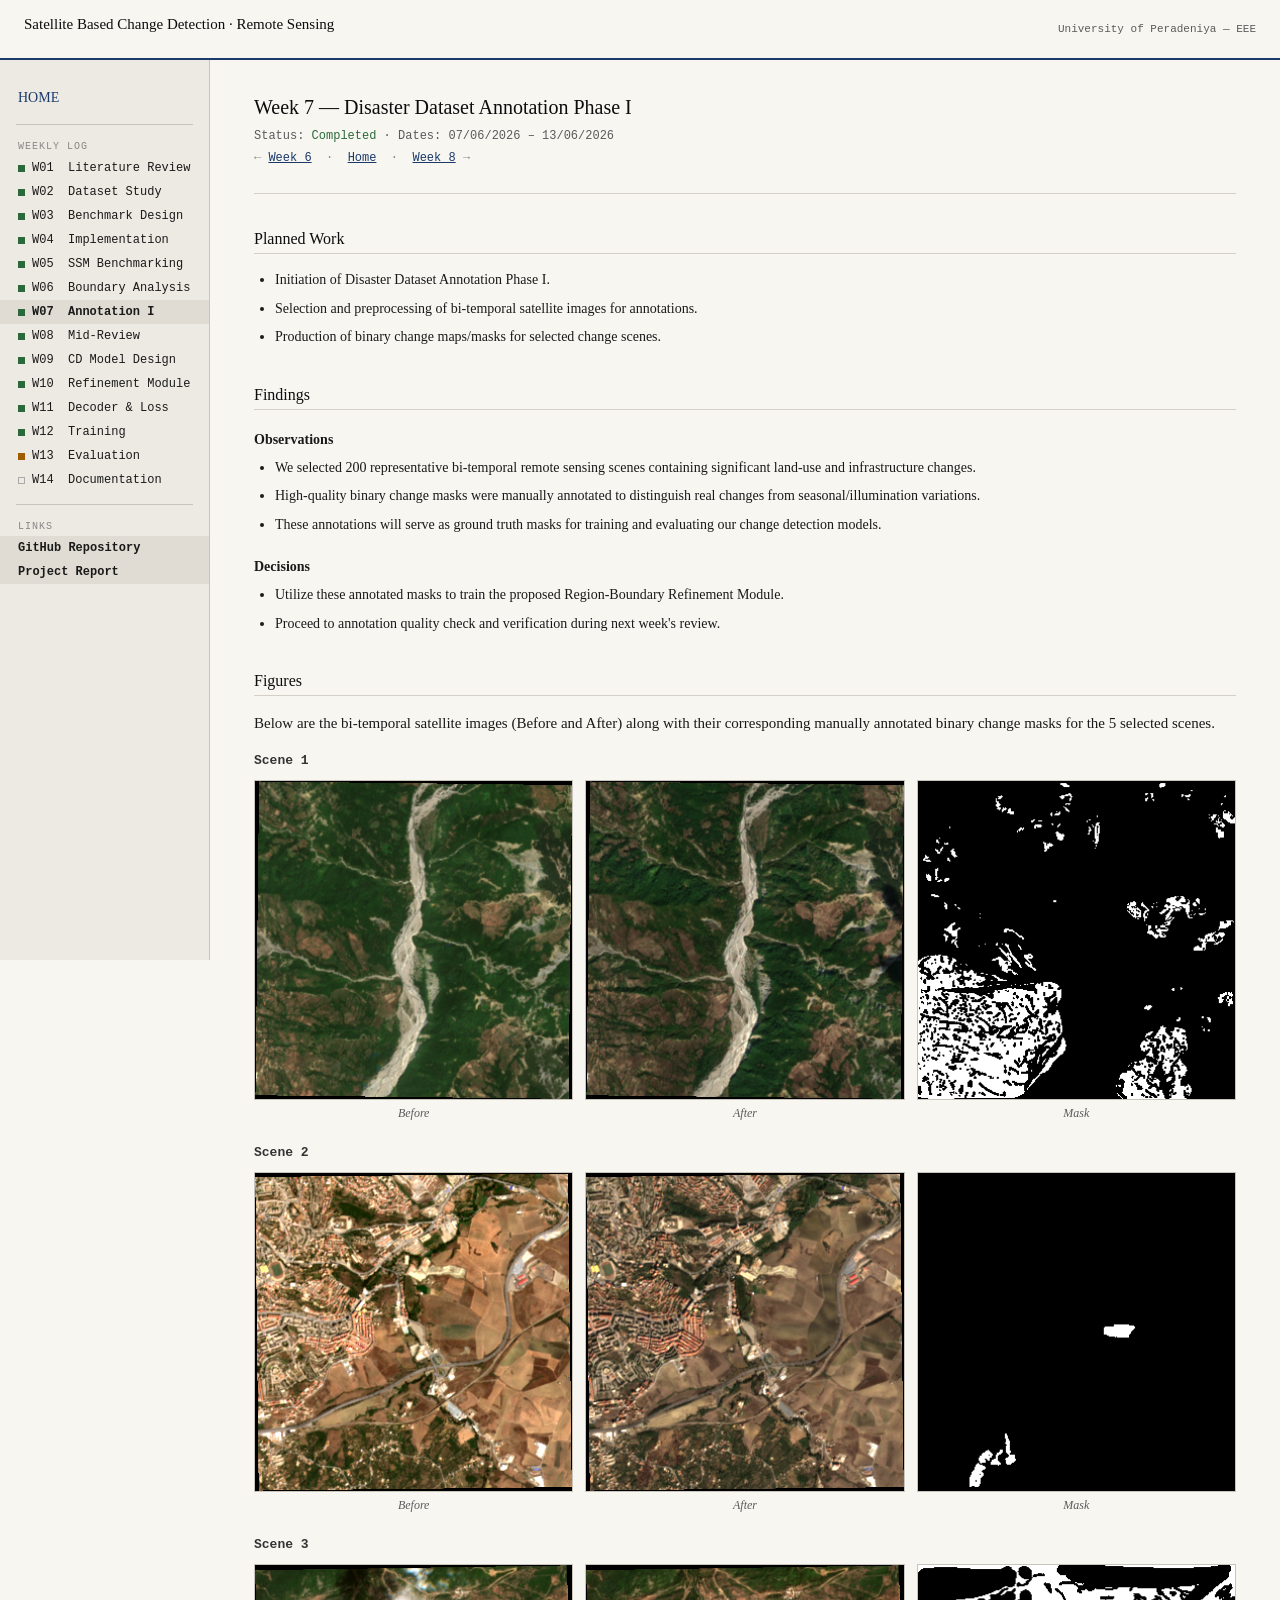
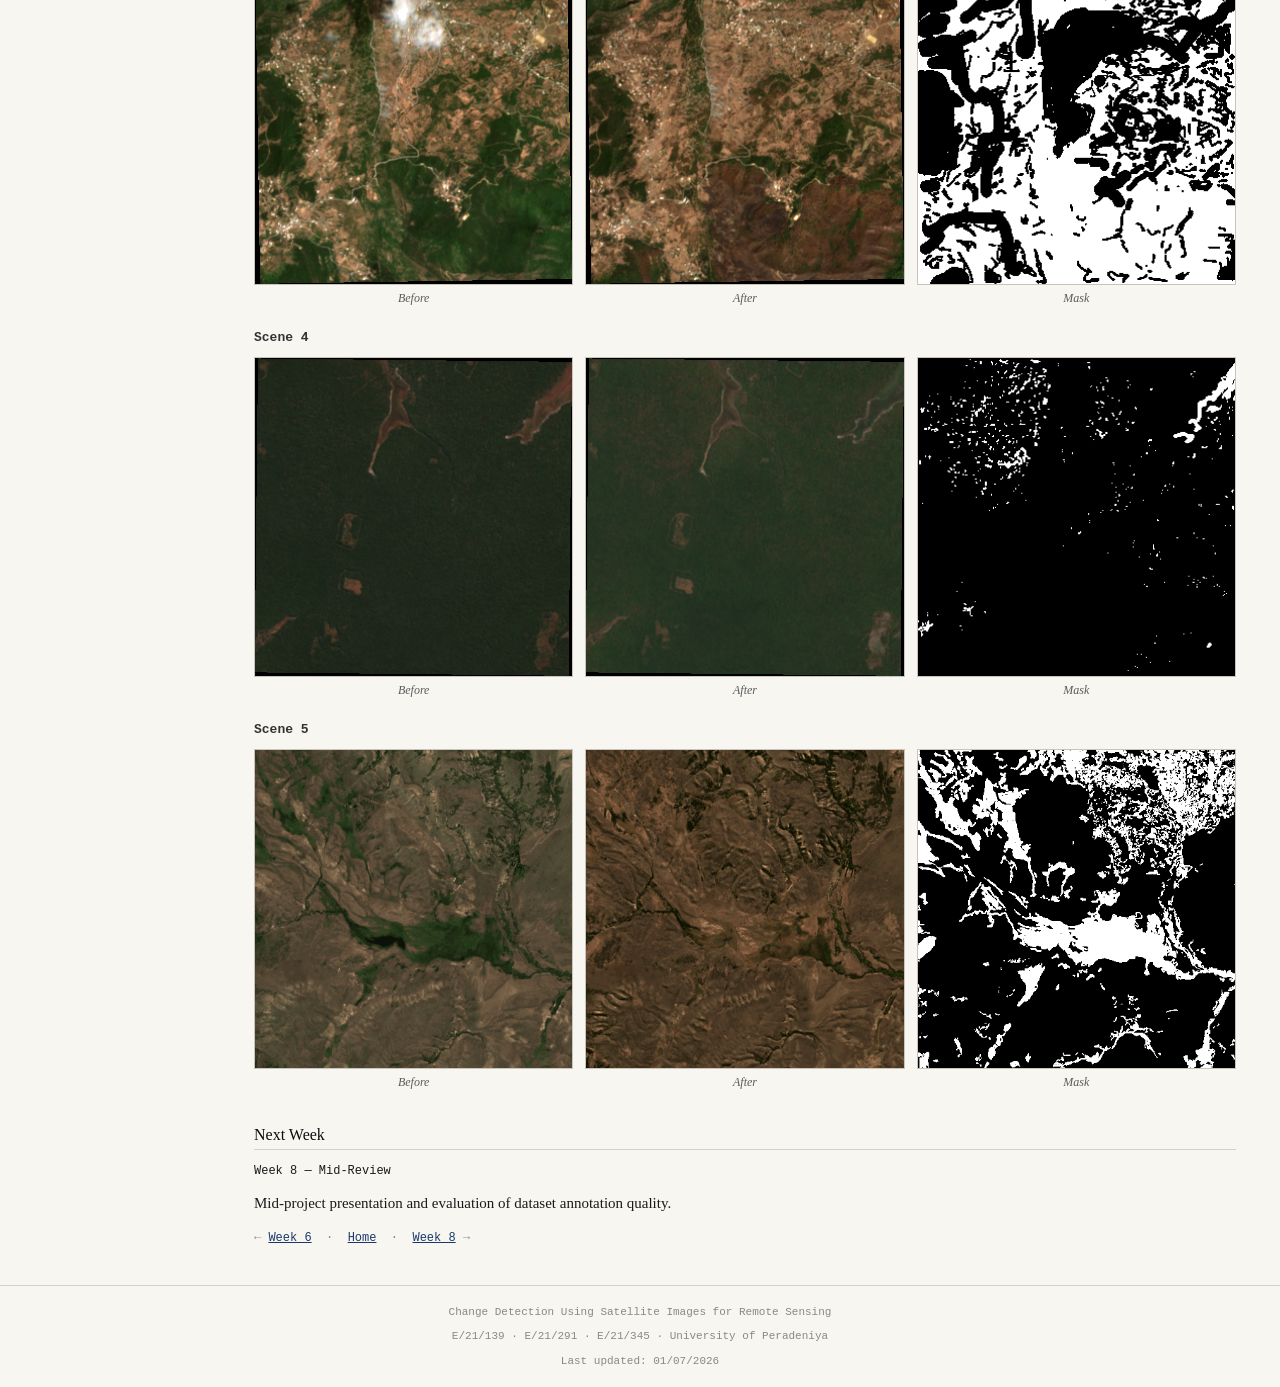
<file: weeks/week07.html>
<!DOCTYPE html>
<html lang="en">

<head>
  <meta charset="UTF-8">
  <meta name="viewport" content="width=device-width, initial-scale=1">
  <title>W07 — Disaster Dataset Annotation Phase I · CD Project</title>
  <link rel="stylesheet" href="../style.css">
  <script src="../nav.js" defer></script>
</head>

<body>
  <div id="shell">
    <div id="header">
      <a class="site-name" href="../index.html">Satellite Based Change Detection · Remote Sensing</a>
      <div class="site-uni">University of Peradeniya — EEE</div>
      <button id="menu-btn" aria-label="Open menu">
        <span></span>
        <span></span>
        <span></span>
      </button>
    </div>

    <div id="body-row">
      <div id="overlay"></div>
      <div id="sidebar">
        <a class="sb-home" href="../index.html">HOME</a>
        <hr class="sb-rule">
        <span class="sb-label">WEEKLY LOG</span>
        <a href="week01.html"><span class="sq sq-done"></span>W01&nbsp; Literature Review</a>
        <a href="week02.html"><span class="sq sq-done"></span>W02&nbsp; Dataset Study</a>
        <a href="week03.html"><span class="sq sq-done"></span>W03&nbsp; Benchmark Design</a>
        <a href="week04.html"><span class="sq sq-done"></span>W04&nbsp; Implementation</a>
        <a href="week05.html"><span class="sq sq-done"></span>W05&nbsp; SSM Benchmarking</a>
        <a href="week06.html"><span class="sq sq-done"></span>W06&nbsp; Boundary Analysis</a>
        <a href="week07.html"><span class="sq sq-done"></span>W07&nbsp; Annotation I</a>
        <a href="week08.html"><span class="sq sq-done"></span>W08&nbsp; Mid-Review</a>
        <a href="week09.html"><span class="sq sq-done"></span>W09&nbsp; CD Model Design</a>
        <a href="week10.html"><span class="sq sq-done"></span>W10&nbsp; Refinement Module</a>
        <a href="week11.html"><span class="sq sq-done"></span>W11&nbsp; Decoder &amp; Loss</a>
        <a href="week12.html"><span class="sq sq-done"></span>W12&nbsp; Training</a>
        <a href="week13.html"><span class="sq sq-active"></span>W13&nbsp; Evaluation</a>
        <a href="week14.html"><span class="sq sq-proposed"></span>W14&nbsp; Documentation</a>
        <hr class="sb-rule">
        <span class="sb-label">LINKS</span>
        <a href="#">GitHub Repository</a>
        <a href="#">Project Report</a>
      </div>

      <div id="content">
        <h1>Week 7 — Disaster Dataset Annotation Phase I</h1>
        <div class="meta-line">Status: <span class="s-done">Completed</span> · Dates: 07/06/2026 – 13/06/2026</div>
        <div class="week-nav">← <a href="week06.html">Week 6</a> &nbsp;·&nbsp; <a href="../index.html">Home</a>
          &nbsp;·&nbsp; <a href="week08.html">Week 8</a> →</div>

        <hr class="section-rule">

        <h2>Planned Work</h2>
        <ul>
          <li>Initiation of Disaster Dataset Annotation Phase I.</li>
          <li>Selection and preprocessing of bi-temporal satellite images for annotations.</li>
          <li>Production of binary change maps/masks for selected change scenes.</li>
        </ul>

        <h2>Findings</h2>
        <h3>Observations</h3>
        <ul>
          <li>We selected 200 representative bi-temporal remote sensing scenes containing significant land-use and
            infrastructure changes.</li>
          <li>High-quality binary change masks were manually annotated to distinguish real changes from
            seasonal/illumination variations.</li>
          <li>These annotations will serve as ground truth masks for training and evaluating our change detection
            models.</li>
        </ul>

        <h3>Decisions</h3>
        <ul>
          <li>Utilize these annotated masks to train the proposed Region-Boundary Refinement Module.</li>
          <li>Proceed to annotation quality check and verification during next week's review.</li>
        </ul>

        <h2>Figures</h2>
        <p>Below are the bi-temporal satellite images (Before and After) along with their corresponding manually
          annotated binary change masks for the 5 selected scenes.</p>

        <div class="scene-container">
          <h3>Scene 1</h3>
          <div class="image-row">
            <div class="image-col">
              <img src="../assets/week7/before/00001.png" alt="Scene 1 - Before">
              <div class="image-label">Before</div>
            </div>
            <div class="image-col">
              <img src="../assets/week7/after/00001.png" alt="Scene 1 - After">
              <div class="image-label">After</div>
            </div>
            <div class="image-col">
              <img src="../assets/week7/masks/00001.png" alt="Scene 1 - Mask">
              <div class="image-label">Mask</div>
            </div>
          </div>
        </div>

        <div class="scene-container">
          <h3>Scene 2</h3>
          <div class="image-row">
            <div class="image-col">
              <img src="../assets/week7/before/00002.png" alt="Scene 2 - Before">
              <div class="image-label">Before</div>
            </div>
            <div class="image-col">
              <img src="../assets/week7/after/00002.png" alt="Scene 2 - After">
              <div class="image-label">After</div>
            </div>
            <div class="image-col">
              <img src="../assets/week7/masks/00002.png" alt="Scene 2 - Mask">
              <div class="image-label">Mask</div>
            </div>
          </div>
        </div>

        <div class="scene-container">
          <h3>Scene 3</h3>
          <div class="image-row">
            <div class="image-col">
              <img src="../assets/week7/before/00003.png" alt="Scene 3 - Before">
              <div class="image-label">Before</div>
            </div>
            <div class="image-col">
              <img src="../assets/week7/after/00003.png" alt="Scene 3 - After">
              <div class="image-label">After</div>
            </div>
            <div class="image-col">
              <img src="../assets/week7/masks/00003.png" alt="Scene 3 - Mask">
              <div class="image-label">Mask</div>
            </div>
          </div>
        </div>

        <div class="scene-container">
          <h3>Scene 4</h3>
          <div class="image-row">
            <div class="image-col">
              <img src="../assets/week7/before/00004.png" alt="Scene 4 - Before">
              <div class="image-label">Before</div>
            </div>
            <div class="image-col">
              <img src="../assets/week7/after/00004.png" alt="Scene 4 - After">
              <div class="image-label">After</div>
            </div>
            <div class="image-col">
              <img src="../assets/week7/masks/00004.png" alt="Scene 4 - Mask">
              <div class="image-label">Mask</div>
            </div>
          </div>
        </div>

        <div class="scene-container">
          <h3>Scene 5</h3>
          <div class="image-row">
            <div class="image-col">
              <img src="../assets/week7/before/00005.png" alt="Scene 5 - Before">
              <div class="image-label">Before</div>
            </div>
            <div class="image-col">
              <img src="../assets/week7/after/00005.png" alt="Scene 5 - After">
              <div class="image-label">After</div>
            </div>
            <div class="image-col">
              <img src="../assets/week7/masks/00005.png" alt="Scene 5 - Mask">
              <div class="image-label">Mask</div>
            </div>
          </div>
        </div>

        <h2>Next Week</h2>
        <p style="font:12px 'Courier New', Courier, monospace;">Week 8 — Mid-Review</p>
        <p>Mid-project presentation and evaluation of dataset annotation quality.</p>

        <div class="week-nav">← <a href="week06.html">Week 6</a> &nbsp;·&nbsp; <a href="../index.html">Home</a>
          &nbsp;·&nbsp; <a href="week08.html">Week 8</a> →</div>
      </div>
    </div>

    <div id="footer">
      Change Detection Using Satellite Images for Remote Sensing<br>
      E/21/139 · E/21/291 · E/21/345 · University of Peradeniya<br>
      Last updated: 01/07/2026
    </div>
  </div>
</body>

</html>
</file>
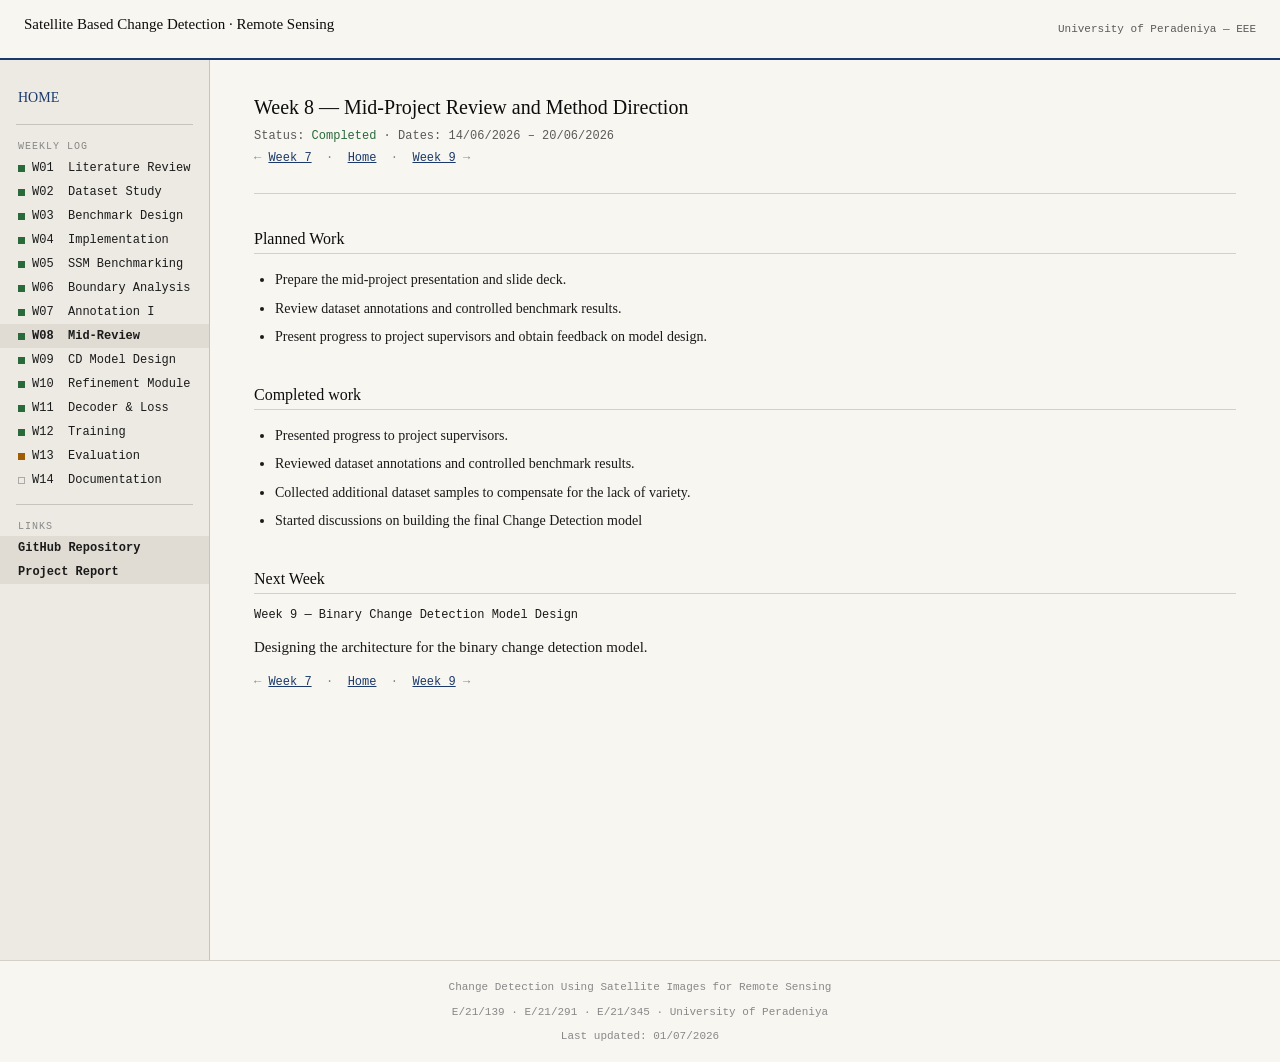
<file: weeks/week08.html>
<!DOCTYPE html>
<html lang="en">

<head>
  <meta charset="UTF-8">
  <meta name="viewport" content="width=device-width, initial-scale=1">
  <title>W08 — Mid-Project Review and Method Direction · CD Project</title>
  <link rel="stylesheet" href="../style.css">
  <script src="../nav.js" defer></script>
</head>

<body>
  <div id="shell">
    <div id="header">
      <a class="site-name" href="../index.html">Satellite Based Change Detection · Remote Sensing</a>
      <div class="site-uni">University of Peradeniya — EEE</div>
      <button id="menu-btn" aria-label="Open menu">
        <span></span>
        <span></span>
        <span></span>
      </button>
    </div>

    <div id="body-row">
      <div id="overlay"></div>
      <div id="sidebar">
        <a class="sb-home" href="../index.html">HOME</a>
        <hr class="sb-rule">
        <span class="sb-label">WEEKLY LOG</span>
        <a href="week01.html"><span class="sq sq-done"></span>W01&nbsp; Literature Review</a>
        <a href="week02.html"><span class="sq sq-done"></span>W02&nbsp; Dataset Study</a>
        <a href="week03.html"><span class="sq sq-done"></span>W03&nbsp; Benchmark Design</a>
        <a href="week04.html"><span class="sq sq-done"></span>W04&nbsp; Implementation</a>
        <a href="week05.html"><span class="sq sq-done"></span>W05&nbsp; SSM Benchmarking</a>
        <a href="week06.html"><span class="sq sq-done"></span>W06&nbsp; Boundary Analysis</a>
        <a href="week07.html"><span class="sq sq-done"></span>W07&nbsp; Annotation I</a>
        <a href="week08.html"><span class="sq sq-done"></span>W08&nbsp; Mid-Review</a>
        <a href="week09.html"><span class="sq sq-done"></span>W09&nbsp; CD Model Design</a>
        <a href="week10.html"><span class="sq sq-done"></span>W10&nbsp; Refinement Module</a>
        <a href="week11.html"><span class="sq sq-done"></span>W11&nbsp; Decoder &amp; Loss</a>
        <a href="week12.html"><span class="sq sq-done"></span>W12&nbsp; Training</a>
        <a href="week13.html"><span class="sq sq-active"></span>W13&nbsp; Evaluation</a>
        <a href="week14.html"><span class="sq sq-proposed"></span>W14&nbsp; Documentation</a>
        <hr class="sb-rule">
        <span class="sb-label">LINKS</span>
        <a href="#">GitHub Repository</a>
        <a href="#">Project Report</a>
      </div>

      <div id="content">
        <h1>Week 8 — Mid-Project Review and Method Direction</h1>
        <div class="meta-line">Status: <span class="s-done">Completed</span> · Dates: 14/06/2026 – 20/06/2026</div>
        <div class="week-nav">← <a href="week07.html">Week 7</a> &nbsp;·&nbsp; <a href="../index.html">Home</a>
          &nbsp;·&nbsp; <a href="week09.html">Week 9</a> →</div>

        <hr class="section-rule">

        <h2>Planned Work</h2>
        <ul>
          <li>Prepare the mid-project presentation and slide deck.</li>
          <li>Review dataset annotations and controlled benchmark results.</li>
          <li>Present progress to project supervisors and obtain feedback on model design.</li>
        </ul>

        <h2>Completed work</h2>
        <ul>
          <li>Presented progress to project supervisors.</li>
          <li>Reviewed dataset annotations and controlled benchmark results.</li>
          <li>Collected additional dataset samples to compensate for the lack of variety.</li>
          <li>Started discussions on building the final Change Detection model</li>
        </ul>

        <h2>Next Week</h2>
        <p style="font:12px 'Courier New', Courier, monospace;">Week 9 — Binary Change Detection Model Design</p>
        <p>Designing the architecture for the binary change detection model.</p>

        <div class="week-nav">← <a href="week07.html">Week 7</a> &nbsp;·&nbsp; <a href="../index.html">Home</a>
          &nbsp;·&nbsp; <a href="week09.html">Week 9</a> →</div>
      </div>
    </div>

    <div id="footer">
      Change Detection Using Satellite Images for Remote Sensing<br>
      E/21/139 · E/21/291 · E/21/345 · University of Peradeniya<br>
      Last updated: 01/07/2026
    </div>
  </div>
</body>

</html>
</file>
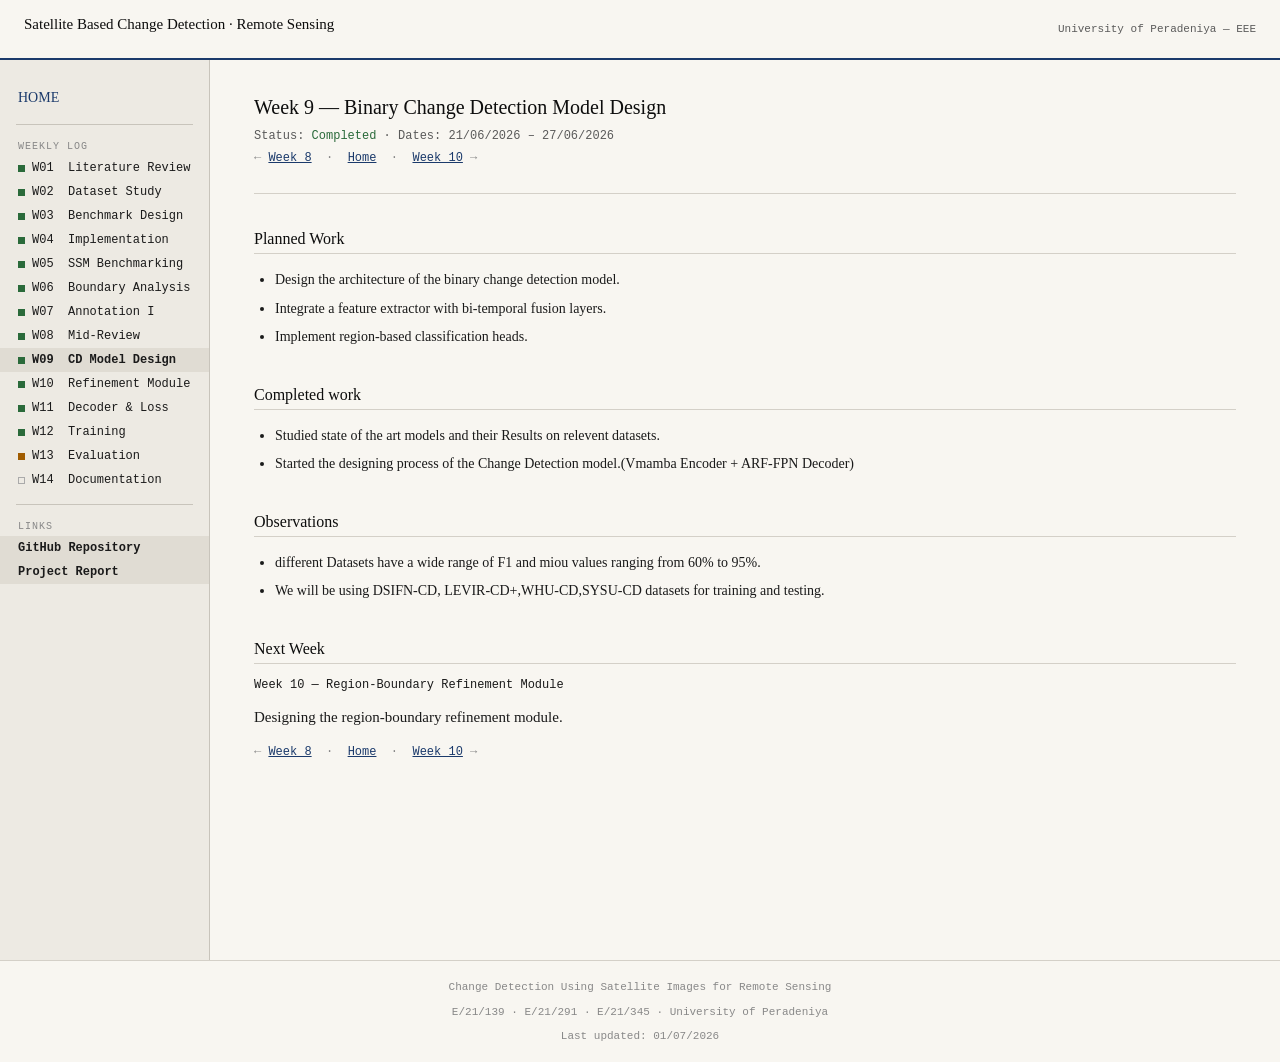
<file: weeks/week09.html>
<!DOCTYPE html>
<html lang="en">

<head>
  <meta charset="UTF-8">
  <meta name="viewport" content="width=device-width, initial-scale=1">
  <title>W09 — Binary Change Detection Model Design · CD Project</title>
  <link rel="stylesheet" href="../style.css">
  <script src="../nav.js" defer></script>
</head>

<body>
  <div id="shell">
    <div id="header">
      <a class="site-name" href="../index.html">Satellite Based Change Detection · Remote Sensing</a>
      <div class="site-uni">University of Peradeniya — EEE</div>
      <button id="menu-btn" aria-label="Open menu">
        <span></span>
        <span></span>
        <span></span>
      </button>
    </div>

    <div id="body-row">
      <div id="overlay"></div>
      <div id="sidebar">
        <a class="sb-home" href="../index.html">HOME</a>
        <hr class="sb-rule">
        <span class="sb-label">WEEKLY LOG</span>
        <a href="week01.html"><span class="sq sq-done"></span>W01&nbsp; Literature Review</a>
        <a href="week02.html"><span class="sq sq-done"></span>W02&nbsp; Dataset Study</a>
        <a href="week03.html"><span class="sq sq-done"></span>W03&nbsp; Benchmark Design</a>
        <a href="week04.html"><span class="sq sq-done"></span>W04&nbsp; Implementation</a>
        <a href="week05.html"><span class="sq sq-done"></span>W05&nbsp; SSM Benchmarking</a>
        <a href="week06.html"><span class="sq sq-done"></span>W06&nbsp; Boundary Analysis</a>
        <a href="week07.html"><span class="sq sq-done"></span>W07&nbsp; Annotation I</a>
        <a href="week08.html"><span class="sq sq-done"></span>W08&nbsp; Mid-Review</a>
        <a href="week09.html"><span class="sq sq-done"></span>W09&nbsp; CD Model Design</a>
        <a href="week10.html"><span class="sq sq-done"></span>W10&nbsp; Refinement Module</a>
        <a href="week11.html"><span class="sq sq-done"></span>W11&nbsp; Decoder &amp; Loss</a>
        <a href="week12.html"><span class="sq sq-done"></span>W12&nbsp; Training</a>
        <a href="week13.html"><span class="sq sq-active"></span>W13&nbsp; Evaluation</a>
        <a href="week14.html"><span class="sq sq-proposed"></span>W14&nbsp; Documentation</a>
        <hr class="sb-rule">
        <span class="sb-label">LINKS</span>
        <a href="#">GitHub Repository</a>
        <a href="#">Project Report</a>
      </div>

      <div id="content">
        <h1>Week 9 — Binary Change Detection Model Design</h1>
        <div class="meta-line">Status: <span class="s-done">Completed</span> · Dates: 21/06/2026 – 27/06/2026</div>
        <div class="week-nav">← <a href="week08.html">Week 8</a> &nbsp;·&nbsp; <a href="../index.html">Home</a>
          &nbsp;·&nbsp; <a href="week10.html">Week 10</a> →</div>

        <hr class="section-rule">

        <h2>Planned Work</h2>
        <ul>
          <li>Design the architecture of the binary change detection model.</li>
          <li>Integrate a feature extractor with bi-temporal fusion layers.</li>
          <li>Implement region-based classification heads.</li>
        </ul>

        <h2>Completed work</h2>
        <ul>
          <li>Studied state of the art models and their Results on relevent datasets.</li>
          <li>Started the designing process of the Change Detection model.(Vmamba Encoder + ARF-FPN Decoder)</li>
        </ul>

        <h2>Observations</h2>
        <ul>
          <li>different Datasets have a wide range of F1 and miou values ranging from 60% to 95%.</li>
          <li>We will be using DSIFN-CD, LEVIR-CD+,WHU-CD,SYSU-CD datasets for training and testing.</li>
        </ul>
        <h2>Next Week</h2>
        <p style="font:12px 'Courier New', Courier, monospace;">Week 10 — Region-Boundary Refinement Module</p>
        <p>Designing the region-boundary refinement module.</p>

        <div class="week-nav">← <a href="week08.html">Week 8</a> &nbsp;·&nbsp; <a href="../index.html">Home</a>
          &nbsp;·&nbsp; <a href="week10.html">Week 10</a> →</div>
      </div>
    </div>

    <div id="footer">
      Change Detection Using Satellite Images for Remote Sensing<br>
      E/21/139 · E/21/291 · E/21/345 · University of Peradeniya<br>
      Last updated: 01/07/2026
    </div>
  </div>
</body>

</html>
</file>
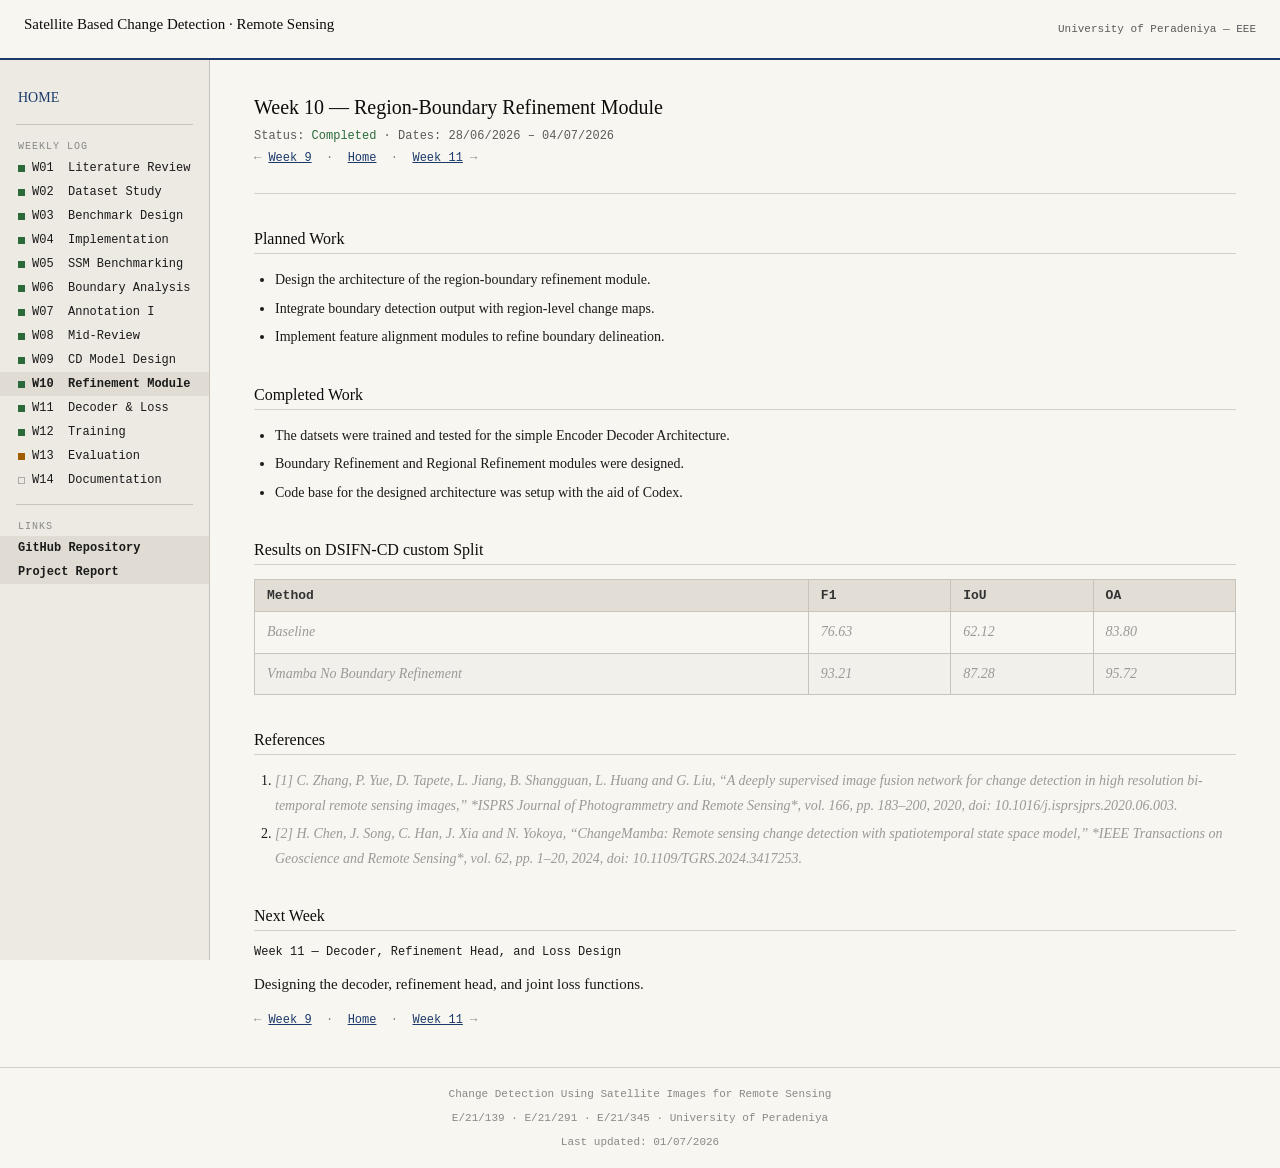
<file: weeks/week10.html>
<!DOCTYPE html>
<html lang="en">

<head>
  <meta charset="UTF-8">
  <meta name="viewport" content="width=device-width, initial-scale=1">
  <title>W10 — Region-Boundary Refinement Module · CD Project</title>
  <link rel="stylesheet" href="../style.css">
  <script src="../nav.js" defer></script>
</head>

<body>
  <div id="shell">
    <div id="header">
      <a class="site-name" href="../index.html">Satellite Based Change Detection · Remote Sensing</a>
      <div class="site-uni">University of Peradeniya — EEE</div>
      <button id="menu-btn" aria-label="Open menu">
        <span></span>
        <span></span>
        <span></span>
      </button>
    </div>

    <div id="body-row">
      <div id="overlay"></div>
      <div id="sidebar">
        <a class="sb-home" href="../index.html">HOME</a>
        <hr class="sb-rule">
        <span class="sb-label">WEEKLY LOG</span>
        <a href="week01.html"><span class="sq sq-done"></span>W01&nbsp; Literature Review</a>
        <a href="week02.html"><span class="sq sq-done"></span>W02&nbsp; Dataset Study</a>
        <a href="week03.html"><span class="sq sq-done"></span>W03&nbsp; Benchmark Design</a>
        <a href="week04.html"><span class="sq sq-done"></span>W04&nbsp; Implementation</a>
        <a href="week05.html"><span class="sq sq-done"></span>W05&nbsp; SSM Benchmarking</a>
        <a href="week06.html"><span class="sq sq-done"></span>W06&nbsp; Boundary Analysis</a>
        <a href="week07.html"><span class="sq sq-done"></span>W07&nbsp; Annotation I</a>
        <a href="week08.html"><span class="sq sq-done"></span>W08&nbsp; Mid-Review</a>
        <a href="week09.html"><span class="sq sq-done"></span>W09&nbsp; CD Model Design</a>
        <a href="week10.html"><span class="sq sq-done"></span>W10&nbsp; Refinement Module</a>
        <a href="week11.html"><span class="sq sq-done"></span>W11&nbsp; Decoder &amp; Loss</a>
        <a href="week12.html"><span class="sq sq-done"></span>W12&nbsp; Training</a>
        <a href="week13.html"><span class="sq sq-active"></span>W13&nbsp; Evaluation</a>
        <a href="week14.html"><span class="sq sq-proposed"></span>W14&nbsp; Documentation</a>
        <hr class="sb-rule">
        <span class="sb-label">LINKS</span>
        <a href="#">GitHub Repository</a>
        <a href="#">Project Report</a>
      </div>

      <div id="content">
        <h1>Week 10 — Region-Boundary Refinement Module</h1>
        <div class="meta-line">Status: <span class="s-done">Completed</span> · Dates: 28/06/2026 – 04/07/2026</div>
        <div class="week-nav">← <a href="week09.html">Week 9</a> &nbsp;·&nbsp; <a href="../index.html">Home</a>
          &nbsp;·&nbsp; <a href="week11.html">Week 11</a> →</div>

        <hr class="section-rule">

        <h2>Planned Work</h2>
        <ul>
          <li>Design the architecture of the region-boundary refinement module.</li>
          <li>Integrate boundary detection output with region-level change maps.</li>
          <li>Implement feature alignment modules to refine boundary delineation.</li>
        </ul>

        <h2>Completed Work</h2>
        <ul>
          <li>The datsets were trained and tested for the simple Encoder Decoder Architecture.</li>
          <li>Boundary Refinement and Regional Refinement modules were designed.</li>
          <li>Code base for the designed architecture was setup with the aid of Codex.</li>
        </ul>



        <h2>Results on DSIFN-CD custom Split</h2>
        <table>
          <thead>
            <tr>
              <th>Method</th>
              <th>F1</th>
              <th>IoU</th>
              <th>OA</th>
            </tr>
          </thead>
          <tbody>
            <td><span class="ph">Baseline</span></td>
            <td><span class="ph">76.63</span></td>
            <td><span class="ph">62.12</span></td>
            <td><span class="ph">83.80</span></td>
            </tr>
            <tr>
              <td><span class="ph">Vmamba No Boundary Refinement</span></td>
              <td><span class="ph">93.21</span></td>
              <td><span class="ph">87.28</span></td>
              <td><span class="ph">95.72</span></td>
            </tr>
          </tbody>
        </table>

        <h2>References</h2>
        <ol>
          <li><span class="ph">[1] C. Zhang, P. Yue, D. Tapete, L. Jiang, B. Shangguan, L. Huang and G. Liu, “A deeply
              supervised image fusion network for change detection in high resolution bi-temporal remote sensing
              images,” *ISPRS Journal of Photogrammetry and Remote Sensing*, vol. 166, pp. 183–200, 2020, doi:
              10.1016/j.isprsjprs.2020.06.003.</span></li>
          <li><span class="ph">[2] H. Chen, J. Song, C. Han, J. Xia and N. Yokoya, “ChangeMamba: Remote sensing change
              detection with spatiotemporal state space model,” *IEEE Transactions on Geoscience and Remote Sensing*,
              vol. 62, pp. 1–20, 2024, doi: 10.1109/TGRS.2024.3417253.</span></li>
        </ol>

        <h2>Next Week</h2>
        <p style="font:12px 'Courier New', Courier, monospace;">Week 11 — Decoder, Refinement Head, and Loss Design</p>
        <p>Designing the decoder, refinement head, and joint loss functions.</p>



        <div class="week-nav">← <a href="week09.html">Week 9</a> &nbsp;·&nbsp; <a href="../index.html">Home</a>
          &nbsp;·&nbsp; <a href="week11.html">Week 11</a> →</div>
      </div>
    </div>

    <div id="footer">
      Change Detection Using Satellite Images for Remote Sensing<br>
      E/21/139 · E/21/291 · E/21/345 · University of Peradeniya<br>
      Last updated: 01/07/2026
    </div>
  </div>
</body>

</html>
</file>
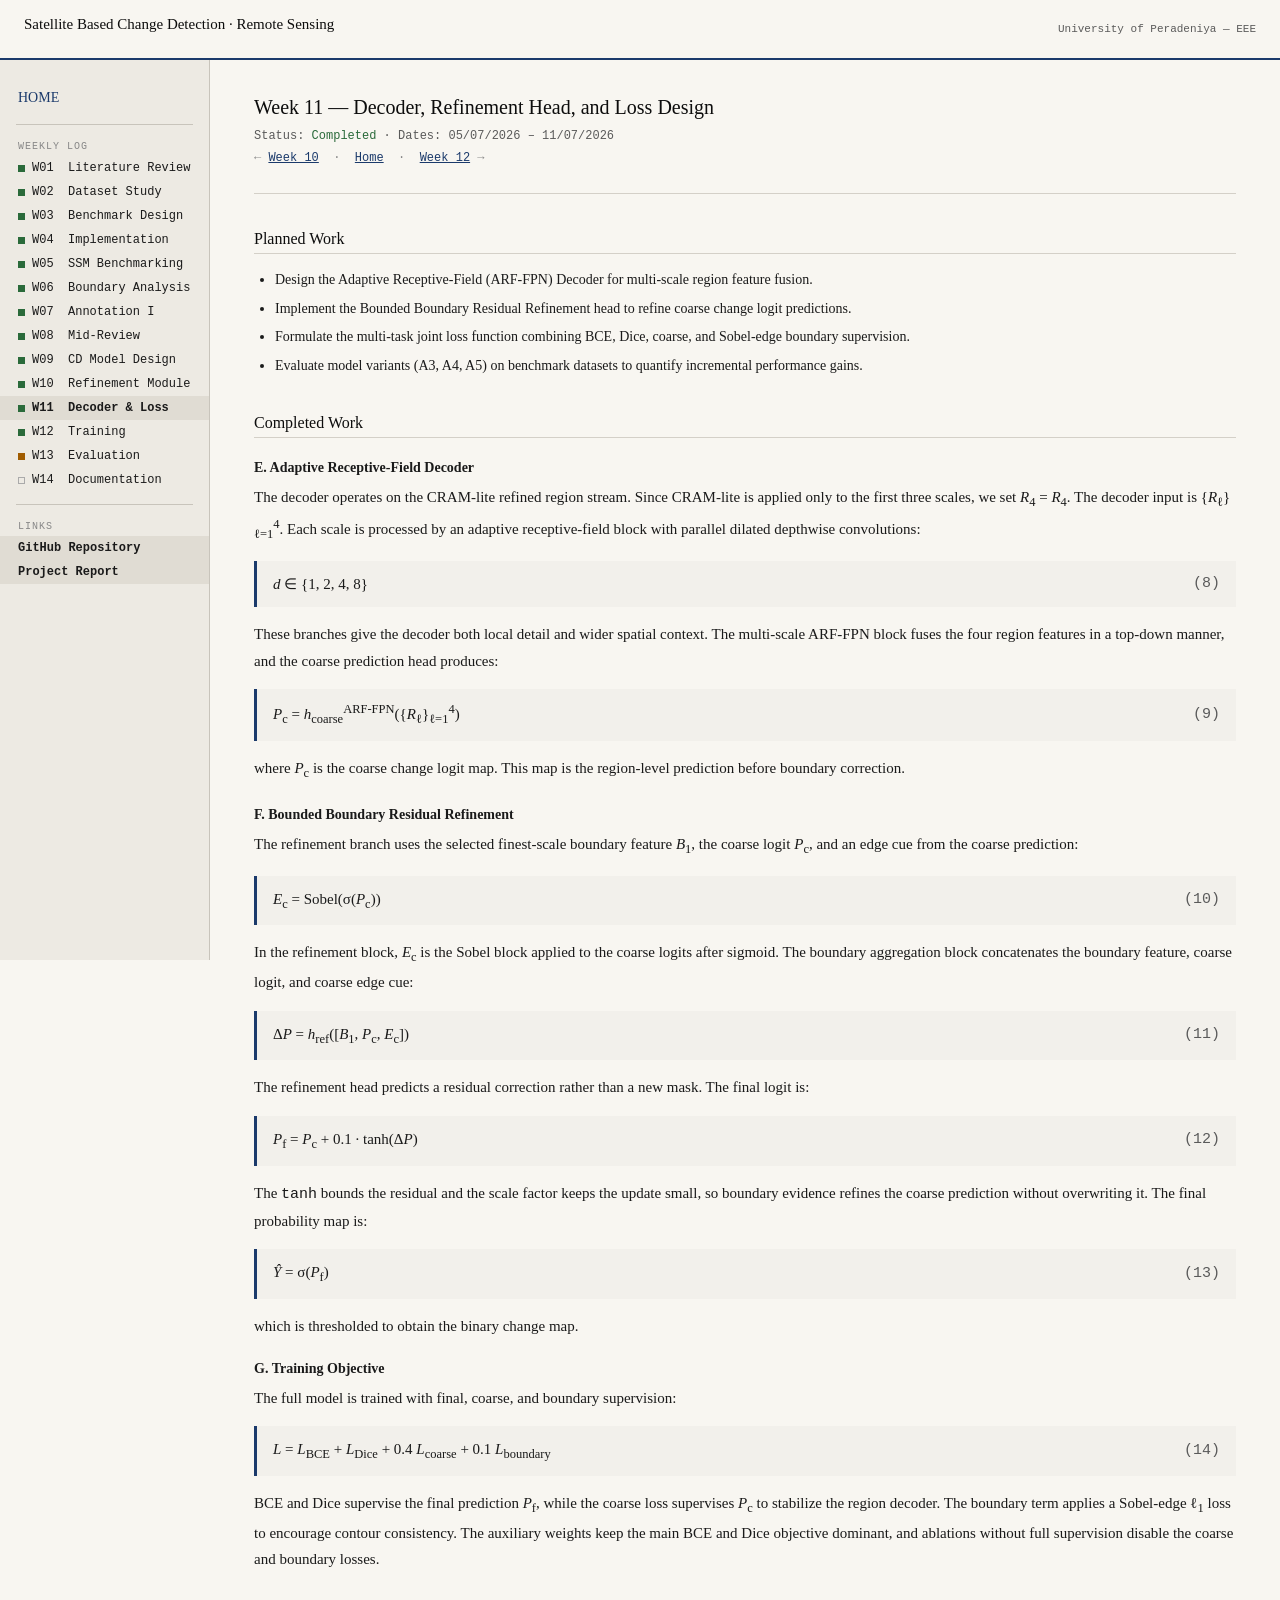
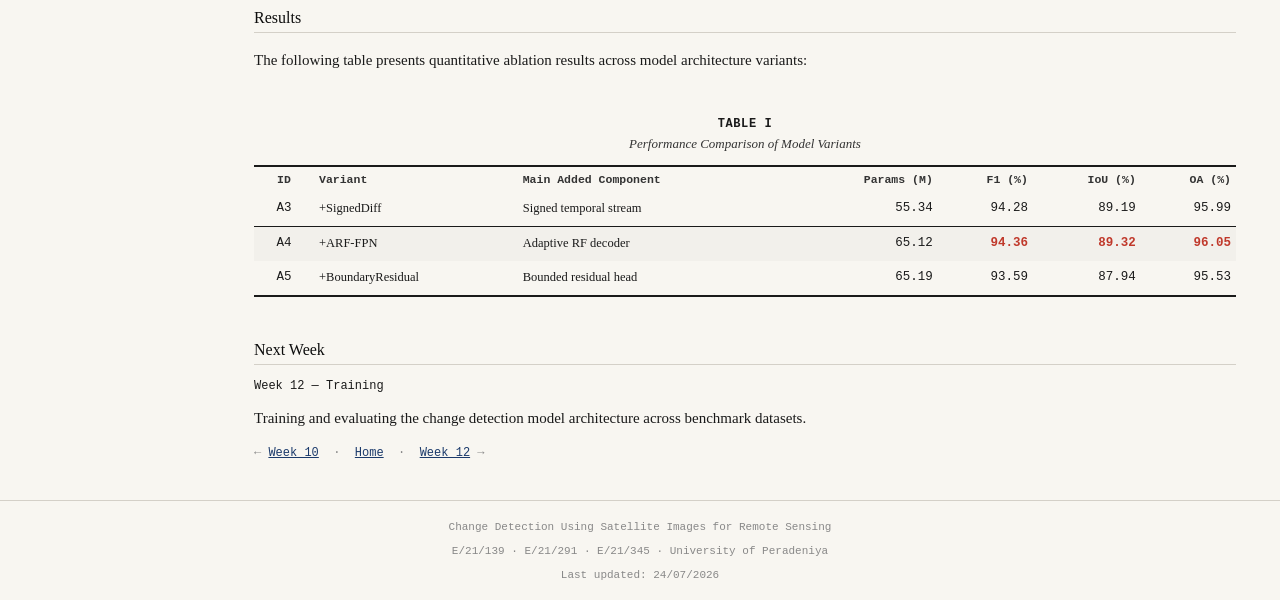
<file: weeks/week11.html>
<!DOCTYPE html>
<html lang="en">
<head>
  <meta charset="UTF-8">
  <meta name="viewport" content="width=device-width, initial-scale=1">
  <title>W11 — Decoder, Refinement Head, and Loss Design · CD Project</title>
  <link rel="stylesheet" href="../style.css">
  <script src="../nav.js" defer></script>
</head>
<body>
  <div id="shell">
    <div id="header">
      <a class="site-name" href="../index.html">Satellite Based Change Detection · Remote Sensing</a>
      <div class="site-uni">University of Peradeniya — EEE</div>
      <button id="menu-btn" aria-label="Open menu">
        <span></span>
        <span></span>
        <span></span>
      </button>
    </div>

    <div id="body-row">
      <div id="overlay"></div>
      <div id="sidebar">
        <a class="sb-home" href="../index.html">HOME</a>
        <hr class="sb-rule">
        <span class="sb-label">WEEKLY LOG</span>
        <a href="week01.html"><span class="sq sq-done"></span>W01&nbsp; Literature Review</a>
        <a href="week02.html"><span class="sq sq-done"></span>W02&nbsp; Dataset Study</a>
        <a href="week03.html"><span class="sq sq-done"></span>W03&nbsp; Benchmark Design</a>
        <a href="week04.html"><span class="sq sq-done"></span>W04&nbsp; Implementation</a>
        <a href="week05.html"><span class="sq sq-done"></span>W05&nbsp; SSM Benchmarking</a>
        <a href="week06.html"><span class="sq sq-done"></span>W06&nbsp; Boundary Analysis</a>
        <a href="week07.html"><span class="sq sq-done"></span>W07&nbsp; Annotation I</a>
        <a href="week08.html"><span class="sq sq-done"></span>W08&nbsp; Mid-Review</a>
        <a href="week09.html"><span class="sq sq-done"></span>W09&nbsp; CD Model Design</a>
        <a href="week10.html"><span class="sq sq-done"></span>W10&nbsp; Refinement Module</a>
        <a href="week11.html"><span class="sq sq-done"></span>W11&nbsp; Decoder &amp; Loss</a>
        <a href="week12.html"><span class="sq sq-done"></span>W12&nbsp; Training</a>
        <a href="week13.html"><span class="sq sq-active"></span>W13&nbsp; Evaluation</a>
        <a href="week14.html"><span class="sq sq-proposed"></span>W14&nbsp; Documentation</a>
        <hr class="sb-rule">
        <span class="sb-label">LINKS</span>
        <a href="#">GitHub Repository</a>
        <a href="#">Project Report</a>
      </div>

      <div id="content">
        <h1>Week 11 — Decoder, Refinement Head, and Loss Design</h1>
        <div class="meta-line">Status: <span class="s-done">Completed</span> · Dates: 05/07/2026 – 11/07/2026</div>
        <div class="week-nav">← <a href="week10.html">Week 10</a> &nbsp;·&nbsp; <a href="../index.html">Home</a> &nbsp;·&nbsp; <a href="week12.html">Week 12</a> →</div>

        <hr class="section-rule">

        <h2>Planned Work</h2>
        <ul>
          <li>Design the Adaptive Receptive-Field (ARF-FPN) Decoder for multi-scale region feature fusion.</li>
          <li>Implement the Bounded Boundary Residual Refinement head to refine coarse change logit predictions.</li>
          <li>Formulate the multi-task joint loss function combining BCE, Dice, coarse, and Sobel-edge boundary supervision.</li>
          <li>Evaluate model variants (A3, A4, A5) on benchmark datasets to quantify incremental performance gains.</li>
        </ul>

        <h2>Completed Work</h2>

        <h3>E. Adaptive Receptive-Field Decoder</h3>
        <p>
          The decoder operates on the CRAM-lite refined region stream. Since CRAM-lite is applied only to the first three scales, we set <i>R</i><sub>4</sub> = <i>R</i><sub>4</sub>. The decoder input is {<i>R</i><sub>&ell;</sub>}<sub>&ell;=1</sub><sup>4</sup>. Each scale is processed by an adaptive receptive-field block with parallel dilated depthwise convolutions:
        </p>

        <div style="display: flex; justify-content: space-between; align-items: center; background: #F2F0EB; padding: 10px 16px; margin: 14px 0; border-left: 3px solid #1B3A6B; font-family: Georgia, serif;">
          <span><i>d</i> &in; {1, 2, 4, 8}</span>
          <span style="font-family: 'Courier New', monospace; color: #5A5A5A;">(8)</span>
        </div>

        <p>
          These branches give the decoder both local detail and wider spatial context. The multi-scale ARF-FPN block fuses the four region features in a top-down manner, and the coarse prediction head produces:
        </p>

        <div style="display: flex; justify-content: space-between; align-items: center; background: #F2F0EB; padding: 10px 16px; margin: 14px 0; border-left: 3px solid #1B3A6B; font-family: Georgia, serif;">
          <span><i>P</i><sub>c</sub> = <i>h</i><sub>coarse</sub><sup>ARF-FPN</sup>({<i>R</i><sub>&ell;</sub>}<sub>&ell;=1</sub><sup>4</sup>)</span>
          <span style="font-family: 'Courier New', monospace; color: #5A5A5A;">(9)</span>
        </div>

        <p>
          where <i>P</i><sub>c</sub> is the coarse change logit map. This map is the region-level prediction before boundary correction.
        </p>

        <h3>F. Bounded Boundary Residual Refinement</h3>
        <p>
          The refinement branch uses the selected finest-scale boundary feature <i>B</i><sub>1</sub>, the coarse logit <i>P</i><sub>c</sub>, and an edge cue from the coarse prediction:
        </p>

        <div style="display: flex; justify-content: space-between; align-items: center; background: #F2F0EB; padding: 10px 16px; margin: 14px 0; border-left: 3px solid #1B3A6B; font-family: Georgia, serif;">
          <span><i>E</i><sub>c</sub> = Sobel(&sigma;(<i>P</i><sub>c</sub>))</span>
          <span style="font-family: 'Courier New', monospace; color: #5A5A5A;">(10)</span>
        </div>

        <p>
          In the refinement block, <i>E</i><sub>c</sub> is the Sobel block applied to the coarse logits after sigmoid. The boundary aggregation block concatenates the boundary feature, coarse logit, and coarse edge cue:
        </p>

        <div style="display: flex; justify-content: space-between; align-items: center; background: #F2F0EB; padding: 10px 16px; margin: 14px 0; border-left: 3px solid #1B3A6B; font-family: Georgia, serif;">
          <span>&Delta;<i>P</i> = <i>h</i><sub>ref</sub>([<i>B</i><sub>1</sub>, <i>P</i><sub>c</sub>, <i>E</i><sub>c</sub>])</span>
          <span style="font-family: 'Courier New', monospace; color: #5A5A5A;">(11)</span>
        </div>

        <p>
          The refinement head predicts a residual correction rather than a new mask. The final logit is:
        </p>

        <div style="display: flex; justify-content: space-between; align-items: center; background: #F2F0EB; padding: 10px 16px; margin: 14px 0; border-left: 3px solid #1B3A6B; font-family: Georgia, serif;">
          <span><i>P</i><sub>f</sub> = <i>P</i><sub>c</sub> + 0.1 &middot; tanh(&Delta;<i>P</i>)</span>
          <span style="font-family: 'Courier New', monospace; color: #5A5A5A;">(12)</span>
        </div>

        <p>
          The <code>tanh</code> bounds the residual and the scale factor keeps the update small, so boundary evidence refines the coarse prediction without overwriting it. The final probability map is:
        </p>

        <div style="display: flex; justify-content: space-between; align-items: center; background: #F2F0EB; padding: 10px 16px; margin: 14px 0; border-left: 3px solid #1B3A6B; font-family: Georgia, serif;">
          <span><i>Ŷ</i> = &sigma;(<i>P</i><sub>f</sub>)</span>
          <span style="font-family: 'Courier New', monospace; color: #5A5A5A;">(13)</span>
        </div>

        <p>
          which is thresholded to obtain the binary change map.
        </p>

        <h3>G. Training Objective</h3>
        <p>
          The full model is trained with final, coarse, and boundary supervision:
        </p>

        <div style="display: flex; justify-content: space-between; align-items: center; background: #F2F0EB; padding: 10px 16px; margin: 14px 0; border-left: 3px solid #1B3A6B; font-family: Georgia, serif;">
          <span><i>L</i> = <i>L</i><sub>BCE</sub> + <i>L</i><sub>Dice</sub> + 0.4 <i>L</i><sub>coarse</sub> + 0.1 <i>L</i><sub>boundary</sub></span>
          <span style="font-family: 'Courier New', monospace; color: #5A5A5A;">(14)</span>
        </div>

        <p>
          BCE and Dice supervise the final prediction <i>P</i><sub>f</sub>, while the coarse loss supervises <i>P</i><sub>c</sub> to stabilize the region decoder. The boundary term applies a Sobel-edge &ell;<sub>1</sub> loss to encourage contour consistency. The auxiliary weights keep the main BCE and Dice objective dominant, and ablations without full supervision disable the coarse and boundary losses.
        </p>

        <h2>Results</h2>
        <p>
          The following table presents quantitative ablation results across model architecture variants:
        </p>

        <div class="table-container">
          <div class="academic-table-caption">TABLE I</div>
          <div class="academic-table-title">Performance Comparison of Model Variants</div>
          <table class="academic-table">
            <thead>
              <tr class="top-rule">
                <th class="text-center" style="width: 60px;">ID</th>
                <th class="text-left">Variant</th>
                <th class="text-left">Main Added Component</th>
                <th class="text-right">Params (M)</th>
                <th class="text-right">F1 (%)</th>
                <th class="text-right">IoU (%)</th>
                <th class="text-right">OA (%)</th>
              </tr>
            </thead>
            <tbody>
              <tr class="mid-rule">
                <td class="text-center num-val">A3</td>
                <td class="text-left">+SignedDiff</td>
                <td class="text-left">Signed temporal stream</td>
                <td class="text-right num-val">55.34</td>
                <td class="text-right num-val">94.28</td>
                <td class="text-right num-val">89.19</td>
                <td class="text-right num-val">95.99</td>
              </tr>
              <tr>
                <td class="text-center num-val">A4</td>
                <td class="text-left">+ARF-FPN</td>
                <td class="text-left">Adaptive RF decoder</td>
                <td class="text-right num-val">65.12</td>
                <td class="text-right num-val rank-1">94.36</td>
                <td class="text-right num-val rank-1">89.32</td>
                <td class="text-right num-val rank-1">96.05</td>
              </tr>
              <tr class="bottom-rule">
                <td class="text-center num-val">A5</td>
                <td class="text-left">+BoundaryResidual</td>
                <td class="text-left">Bounded residual head</td>
                <td class="text-right num-val">65.19</td>
                <td class="text-right num-val">93.59</td>
                <td class="text-right num-val">87.94</td>
                <td class="text-right num-val">95.53</td>
              </tr>
            </tbody>
          </table>
        </div>

        <h2>Next Week</h2>
        <p style="font:12px 'Courier New', Courier, monospace;">Week 12 — Training</p>
        <p>Training and evaluating the change detection model architecture across benchmark datasets.</p>

        <div class="week-nav">← <a href="week10.html">Week 10</a> &nbsp;·&nbsp; <a href="../index.html">Home</a> &nbsp;·&nbsp; <a href="week12.html">Week 12</a> →</div>
      </div>
    </div>

    <div id="footer">
      Change Detection Using Satellite Images for Remote Sensing<br>
      E/21/139 · E/21/291 · E/21/345 · University of Peradeniya<br>
      Last updated: 24/07/2026
    </div>
  </div>
</body>
</html>
</file>
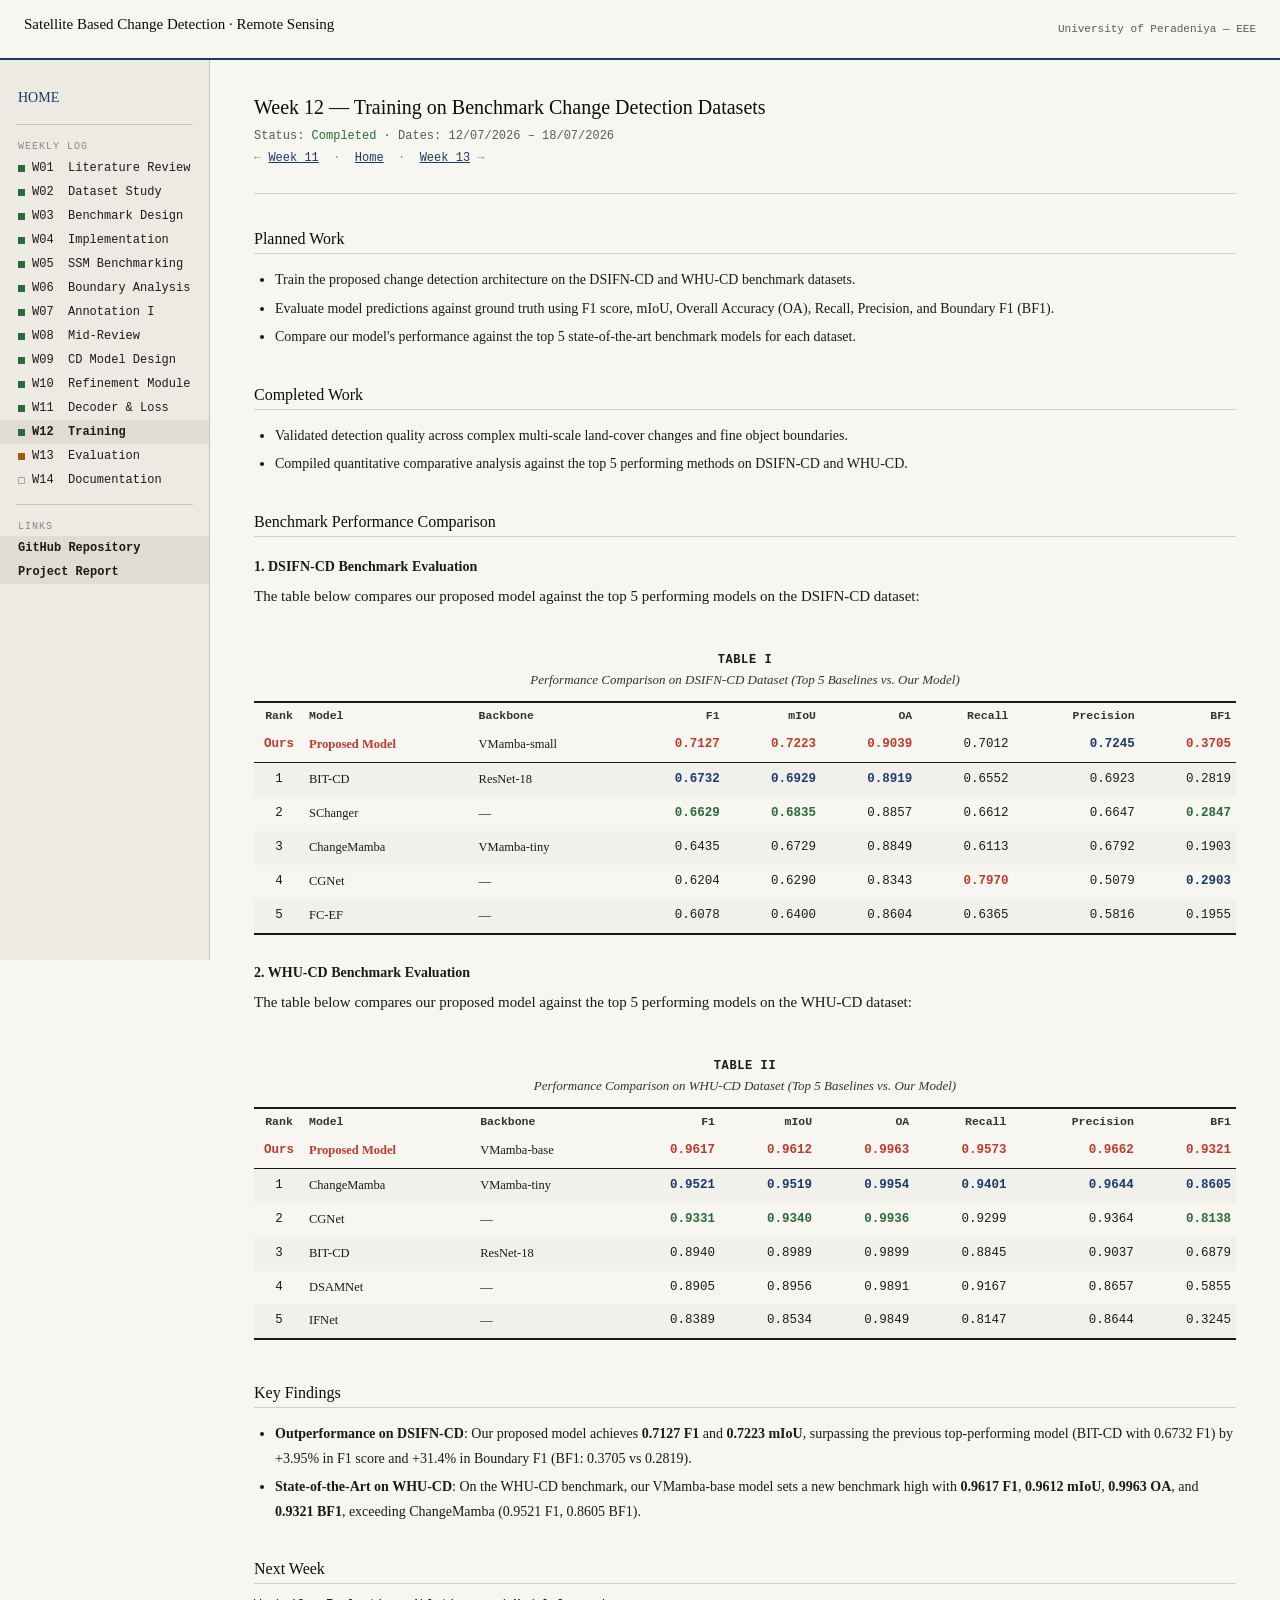
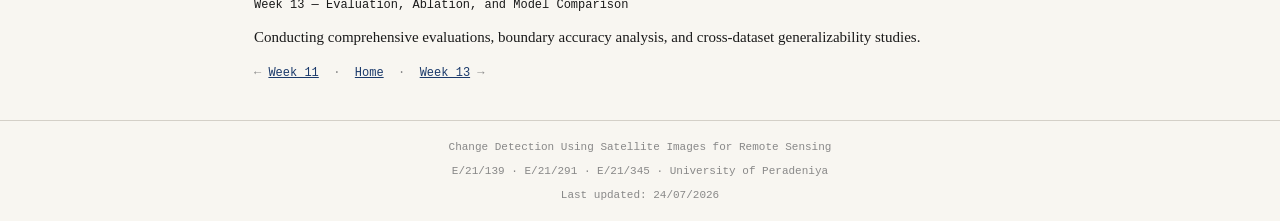
<file: weeks/week12.html>
<!DOCTYPE html>
<html lang="en">

<head>
  <meta charset="UTF-8">
  <meta name="viewport" content="width=device-width, initial-scale=1">
  <title>W12 — Training on Benchmark Change Detection Datasets · CD Project</title>
  <link rel="stylesheet" href="../style.css">
  <script src="../nav.js" defer></script>
</head>

<body>
  <div id="shell">
    <div id="header">
      <a class="site-name" href="../index.html">Satellite Based Change Detection · Remote Sensing</a>
      <div class="site-uni">University of Peradeniya — EEE</div>
      <button id="menu-btn" aria-label="Open menu">
        <span></span>
        <span></span>
        <span></span>
      </button>
    </div>

    <div id="body-row">
      <div id="overlay"></div>
      <div id="sidebar">
        <a class="sb-home" href="../index.html">HOME</a>
        <hr class="sb-rule">
        <span class="sb-label">WEEKLY LOG</span>
        <a href="week01.html"><span class="sq sq-done"></span>W01&nbsp; Literature Review</a>
        <a href="week02.html"><span class="sq sq-done"></span>W02&nbsp; Dataset Study</a>
        <a href="week03.html"><span class="sq sq-done"></span>W03&nbsp; Benchmark Design</a>
        <a href="week04.html"><span class="sq sq-done"></span>W04&nbsp; Implementation</a>
        <a href="week05.html"><span class="sq sq-done"></span>W05&nbsp; SSM Benchmarking</a>
        <a href="week06.html"><span class="sq sq-done"></span>W06&nbsp; Boundary Analysis</a>
        <a href="week07.html"><span class="sq sq-done"></span>W07&nbsp; Annotation I</a>
        <a href="week08.html"><span class="sq sq-done"></span>W08&nbsp; Mid-Review</a>
        <a href="week09.html"><span class="sq sq-done"></span>W09&nbsp; CD Model Design</a>
        <a href="week10.html"><span class="sq sq-done"></span>W10&nbsp; Refinement Module</a>
        <a href="week11.html"><span class="sq sq-done"></span>W11&nbsp; Decoder &amp; Loss</a>
        <a href="week12.html"><span class="sq sq-done"></span>W12&nbsp; Training</a>
        <a href="week13.html"><span class="sq sq-active"></span>W13&nbsp; Evaluation</a>
        <a href="week14.html"><span class="sq sq-proposed"></span>W14&nbsp; Documentation</a>
        <hr class="sb-rule">
        <span class="sb-label">LINKS</span>
        <a href="#">GitHub Repository</a>
        <a href="#">Project Report</a>
      </div>

      <div id="content">
        <h1>Week 12 — Training on Benchmark Change Detection Datasets</h1>
        <div class="meta-line">Status: <span class="s-done">Completed</span> · Dates: 12/07/2026 – 18/07/2026</div>
        <div class="week-nav">← <a href="week11.html">Week 11</a> &nbsp;·&nbsp; <a href="../index.html">Home</a>
          &nbsp;·&nbsp; <a href="week13.html">Week 13</a> →</div>

        <hr class="section-rule">

        <h2>Planned Work</h2>
        <ul>
          <li>Train the proposed change detection architecture on the DSIFN-CD and WHU-CD benchmark datasets.</li>
          <li>Evaluate model predictions against ground truth using F1 score, mIoU, Overall Accuracy (OA), Recall,
            Precision, and Boundary F1 (BF1).</li>
          <li>Compare our model's performance against the top 5 state-of-the-art benchmark models for each dataset.</li>
        </ul>

        <h2>Completed Work</h2>
        <ul>
          <li>Validated detection quality across complex multi-scale land-cover changes and fine object boundaries.</li>
          <li>Compiled quantitative comparative analysis against the top 5 performing methods on DSIFN-CD and WHU-CD.
          </li>
        </ul>

        <h2>Benchmark Performance Comparison</h2>

        <h3>1. DSIFN-CD Benchmark Evaluation</h3>
        <p>
          The table below compares our proposed model against the top 5 performing models on the DSIFN-CD dataset:
        </p>

        <div class="table-container">
          <div class="academic-table-caption">TABLE I</div>
          <div class="academic-table-title">Performance Comparison on DSIFN-CD Dataset (Top 5 Baselines vs. Our Model)
          </div>
          <table class="academic-table">
            <thead>
              <tr class="top-rule">
                <th class="text-center" style="width: 50px;">Rank</th>
                <th class="text-left">Model</th>
                <th class="text-left">Backbone</th>
                <th class="text-right">F1</th>
                <th class="text-right">mIoU</th>
                <th class="text-right">OA</th>
                <th class="text-right">Recall</th>
                <th class="text-right">Precision</th>
                <th class="text-right">BF1</th>
              </tr>
            </thead>
            <tbody>
              <tr class="mid-rule">
                <td class="text-center num-val rank-1">Ours</td>
                <td class="text-left rank-1">Proposed Model</td>
                <td class="text-left">VMamba-small</td>
                <td class="text-right num-val rank-1">0.7127</td>
                <td class="text-right num-val rank-1">0.7223</td>
                <td class="text-right num-val rank-1">0.9039</td>
                <td class="text-right num-val">0.7012</td>
                <td class="text-right num-val rank-2">0.7245</td>
                <td class="text-right num-val rank-1">0.3705</td>
              </tr>
              <tr>
                <td class="text-center num-val">1</td>
                <td class="text-left">BIT-CD</td>
                <td class="text-left">ResNet-18</td>
                <td class="text-right num-val rank-2">0.6732</td>
                <td class="text-right num-val rank-2">0.6929</td>
                <td class="text-right num-val rank-2">0.8919</td>
                <td class="text-right num-val">0.6552</td>
                <td class="text-right num-val">0.6923</td>
                <td class="text-right num-val">0.2819</td>
              </tr>
              <tr>
                <td class="text-center num-val">2</td>
                <td class="text-left">SChanger</td>
                <td class="text-left">—</td>
                <td class="text-right num-val rank-3">0.6629</td>
                <td class="text-right num-val rank-3">0.6835</td>
                <td class="text-right num-val">0.8857</td>
                <td class="text-right num-val">0.6612</td>
                <td class="text-right num-val">0.6647</td>
                <td class="text-right num-val rank-3">0.2847</td>
              </tr>
              <tr>
                <td class="text-center num-val">3</td>
                <td class="text-left">ChangeMamba</td>
                <td class="text-left">VMamba-tiny</td>
                <td class="text-right num-val">0.6435</td>
                <td class="text-right num-val">0.6729</td>
                <td class="text-right num-val">0.8849</td>
                <td class="text-right num-val">0.6113</td>
                <td class="text-right num-val">0.6792</td>
                <td class="text-right num-val">0.1903</td>
              </tr>
              <tr>
                <td class="text-center num-val">4</td>
                <td class="text-left">CGNet</td>
                <td class="text-left">—</td>
                <td class="text-right num-val">0.6204</td>
                <td class="text-right num-val">0.6290</td>
                <td class="text-right num-val">0.8343</td>
                <td class="text-right num-val rank-1">0.7970</td>
                <td class="text-right num-val">0.5079</td>
                <td class="text-right num-val rank-2">0.2903</td>
              </tr>
              <tr class="bottom-rule">
                <td class="text-center num-val">5</td>
                <td class="text-left">FC-EF</td>
                <td class="text-left">—</td>
                <td class="text-right num-val">0.6078</td>
                <td class="text-right num-val">0.6400</td>
                <td class="text-right num-val">0.8604</td>
                <td class="text-right num-val">0.6365</td>
                <td class="text-right num-val">0.5816</td>
                <td class="text-right num-val">0.1955</td>
              </tr>
            </tbody>
          </table>
        </div>

        <h3>2. WHU-CD Benchmark Evaluation</h3>
        <p>
          The table below compares our proposed model against the top 5 performing models on the WHU-CD dataset:
        </p>

        <div class="table-container">
          <div class="academic-table-caption">TABLE II</div>
          <div class="academic-table-title">Performance Comparison on WHU-CD Dataset (Top 5 Baselines vs. Our Model)
          </div>
          <table class="academic-table">
            <thead>
              <tr class="top-rule">
                <th class="text-center" style="width: 50px;">Rank</th>
                <th class="text-left">Model</th>
                <th class="text-left">Backbone</th>
                <th class="text-right">F1</th>
                <th class="text-right">mIoU</th>
                <th class="text-right">OA</th>
                <th class="text-right">Recall</th>
                <th class="text-right">Precision</th>
                <th class="text-right">BF1</th>
              </tr>
            </thead>
            <tbody>
              <tr class="mid-rule">
                <td class="text-center num-val rank-1">Ours</td>
                <td class="text-left rank-1">Proposed Model</td>
                <td class="text-left">VMamba-base</td>
                <td class="text-right num-val rank-1">0.9617</td>
                <td class="text-right num-val rank-1">0.9612</td>
                <td class="text-right num-val rank-1">0.9963</td>
                <td class="text-right num-val rank-1">0.9573</td>
                <td class="text-right num-val rank-1">0.9662</td>
                <td class="text-right num-val rank-1">0.9321</td>
              </tr>
              <tr>
                <td class="text-center num-val">1</td>
                <td class="text-left">ChangeMamba</td>
                <td class="text-left">VMamba-tiny</td>
                <td class="text-right num-val rank-2">0.9521</td>
                <td class="text-right num-val rank-2">0.9519</td>
                <td class="text-right num-val rank-2">0.9954</td>
                <td class="text-right num-val rank-2">0.9401</td>
                <td class="text-right num-val rank-2">0.9644</td>
                <td class="text-right num-val rank-2">0.8605</td>
              </tr>
              <tr>
                <td class="text-center num-val">2</td>
                <td class="text-left">CGNet</td>
                <td class="text-left">—</td>
                <td class="text-right num-val rank-3">0.9331</td>
                <td class="text-right num-val rank-3">0.9340</td>
                <td class="text-right num-val rank-3">0.9936</td>
                <td class="text-right num-val">0.9299</td>
                <td class="text-right num-val">0.9364</td>
                <td class="text-right num-val rank-3">0.8138</td>
              </tr>
              <tr>
                <td class="text-center num-val">3</td>
                <td class="text-left">BIT-CD</td>
                <td class="text-left">ResNet-18</td>
                <td class="text-right num-val">0.8940</td>
                <td class="text-right num-val">0.8989</td>
                <td class="text-right num-val">0.9899</td>
                <td class="text-right num-val">0.8845</td>
                <td class="text-right num-val">0.9037</td>
                <td class="text-right num-val">0.6879</td>
              </tr>
              <tr>
                <td class="text-center num-val">4</td>
                <td class="text-left">DSAMNet</td>
                <td class="text-left">—</td>
                <td class="text-right num-val">0.8905</td>
                <td class="text-right num-val">0.8956</td>
                <td class="text-right num-val">0.9891</td>
                <td class="text-right num-val">0.9167</td>
                <td class="text-right num-val">0.8657</td>
                <td class="text-right num-val">0.5855</td>
              </tr>
              <tr class="bottom-rule">
                <td class="text-center num-val">5</td>
                <td class="text-left">IFNet</td>
                <td class="text-left">—</td>
                <td class="text-right num-val">0.8389</td>
                <td class="text-right num-val">0.8534</td>
                <td class="text-right num-val">0.9849</td>
                <td class="text-right num-val">0.8147</td>
                <td class="text-right num-val">0.8644</td>
                <td class="text-right num-val">0.3245</td>
              </tr>
            </tbody>
          </table>
        </div>

        <h2>Key Findings</h2>
        <ul>
          <li><strong>Outperformance on DSIFN-CD</strong>: Our proposed model achieves <strong>0.7127 F1</strong> and
            <strong>0.7223 mIoU</strong>, surpassing the previous top-performing model (BIT-CD with 0.6732 F1) by +3.95%
            in F1 score and +31.4% in Boundary F1 (BF1: 0.3705 vs 0.2819).</li>
          <li><strong>State-of-the-Art on WHU-CD</strong>: On the WHU-CD benchmark, our VMamba-base model sets a new
            benchmark high with <strong>0.9617 F1</strong>, <strong>0.9612 mIoU</strong>, <strong>0.9963 OA</strong>,
            and <strong>0.9321 BF1</strong>, exceeding ChangeMamba (0.9521 F1, 0.8605 BF1).</li>
        </ul>

        <h2>Next Week</h2>
        <p style="font:12px 'Courier New', Courier, monospace;">Week 13 — Evaluation, Ablation, and Model Comparison</p>
        <p>Conducting comprehensive evaluations, boundary accuracy analysis, and cross-dataset generalizability studies.
        </p>

        <div class="week-nav">← <a href="week11.html">Week 11</a> &nbsp;·&nbsp; <a href="../index.html">Home</a>
          &nbsp;·&nbsp; <a href="week13.html">Week 13</a> →</div>
      </div>
    </div>

    <div id="footer">
      Change Detection Using Satellite Images for Remote Sensing<br>
      E/21/139 · E/21/291 · E/21/345 · University of Peradeniya<br>
      Last updated: 24/07/2026
    </div>
  </div>
</body>

</html>
</file>
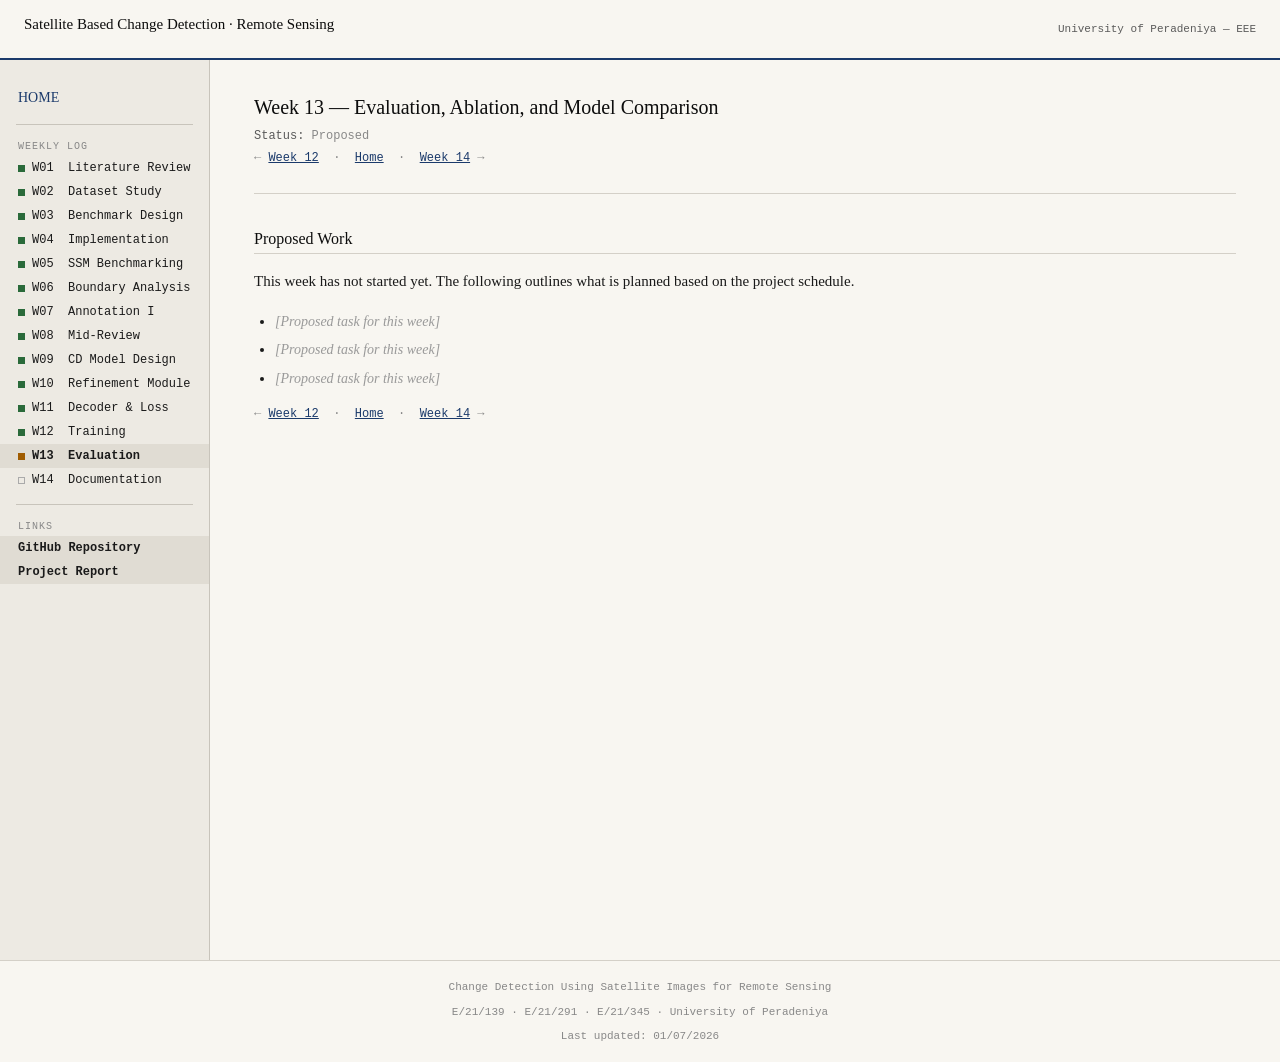
<file: weeks/week13.html>
<!DOCTYPE html>
<html lang="en">
<head>
  <meta charset="UTF-8">
  <meta name="viewport" content="width=device-width, initial-scale=1">
  <title>W13 — Evaluation, Ablation, and Model Comparison · CD Project</title>
  <link rel="stylesheet" href="../style.css">
  <script src="../nav.js" defer></script>
</head>
<body>
  <div id="shell">
    <div id="header">
      <a class="site-name" href="../index.html">Satellite Based Change Detection · Remote Sensing</a>
      <div class="site-uni">University of Peradeniya — EEE</div>
      <button id="menu-btn" aria-label="Open menu">
        <span></span>
        <span></span>
        <span></span>
      </button>
    </div>

    <div id="body-row">
      <div id="overlay"></div>
      <div id="sidebar">
        <a class="sb-home" href="../index.html">HOME</a>
        <hr class="sb-rule">
        <span class="sb-label">WEEKLY LOG</span>
        <a href="week01.html"><span class="sq sq-done"></span>W01&nbsp; Literature Review</a>
        <a href="week02.html"><span class="sq sq-done"></span>W02&nbsp; Dataset Study</a>
        <a href="week03.html"><span class="sq sq-done"></span>W03&nbsp; Benchmark Design</a>
        <a href="week04.html"><span class="sq sq-done"></span>W04&nbsp; Implementation</a>
        <a href="week05.html"><span class="sq sq-done"></span>W05&nbsp; SSM Benchmarking</a>
        <a href="week06.html"><span class="sq sq-done"></span>W06&nbsp; Boundary Analysis</a>
        <a href="week07.html"><span class="sq sq-done"></span>W07&nbsp; Annotation I</a>
        <a href="week08.html"><span class="sq sq-done"></span>W08&nbsp; Mid-Review</a>
        <a href="week09.html"><span class="sq sq-done"></span>W09&nbsp; CD Model Design</a>
        <a href="week10.html"><span class="sq sq-done"></span>W10&nbsp; Refinement Module</a>
        <a href="week11.html"><span class="sq sq-done"></span>W11&nbsp; Decoder &amp; Loss</a>
        <a href="week12.html"><span class="sq sq-done"></span>W12&nbsp; Training</a>
        <a href="week13.html"><span class="sq sq-active"></span>W13&nbsp; Evaluation</a>
        <a href="week14.html"><span class="sq sq-proposed"></span>W14&nbsp; Documentation</a>
        <hr class="sb-rule">
        <span class="sb-label">LINKS</span>
        <a href="#">GitHub Repository</a>
        <a href="#">Project Report</a>
      </div>

      <div id="content">
        <h1>Week 13 — Evaluation, Ablation, and Model Comparison</h1>
        <div class="meta-line">Status: <span class="s-proposed">Proposed</span></div>
        <div class="week-nav">← <a href="week12.html">Week 12</a> &nbsp;·&nbsp; <a href="../index.html">Home</a> &nbsp;·&nbsp; <a href="week14.html">Week 14</a> →</div>

        <hr class="section-rule">

        <h2>Proposed Work</h2>
        <p>This week has not started yet. The following outlines what is planned based on the project schedule.</p>
        <!-- Edit these proposed tasks when planning for this week changes. -->
        <ul>
          <li><span class="ph">[Proposed task for this week]</span></li>
          <li><span class="ph">[Proposed task for this week]</span></li>
          <li><span class="ph">[Proposed task for this week]</span></li>
        </ul>
        <!--
          When this week begins, replace this entire page with the
          full progress template (Blocks 1-7). See HOWTO.md for instructions.
        -->
        <div class="week-nav">← <a href="week12.html">Week 12</a> &nbsp;·&nbsp; <a href="../index.html">Home</a> &nbsp;·&nbsp; <a href="week14.html">Week 14</a> →</div>
      </div>
    </div>

    <div id="footer">
      Change Detection Using Satellite Images for Remote Sensing<br>
      E/21/139 · E/21/291 · E/21/345 · University of Peradeniya<br>
      Last updated: 01/07/2026
    </div>
  </div>
</body>
</html>
</file>
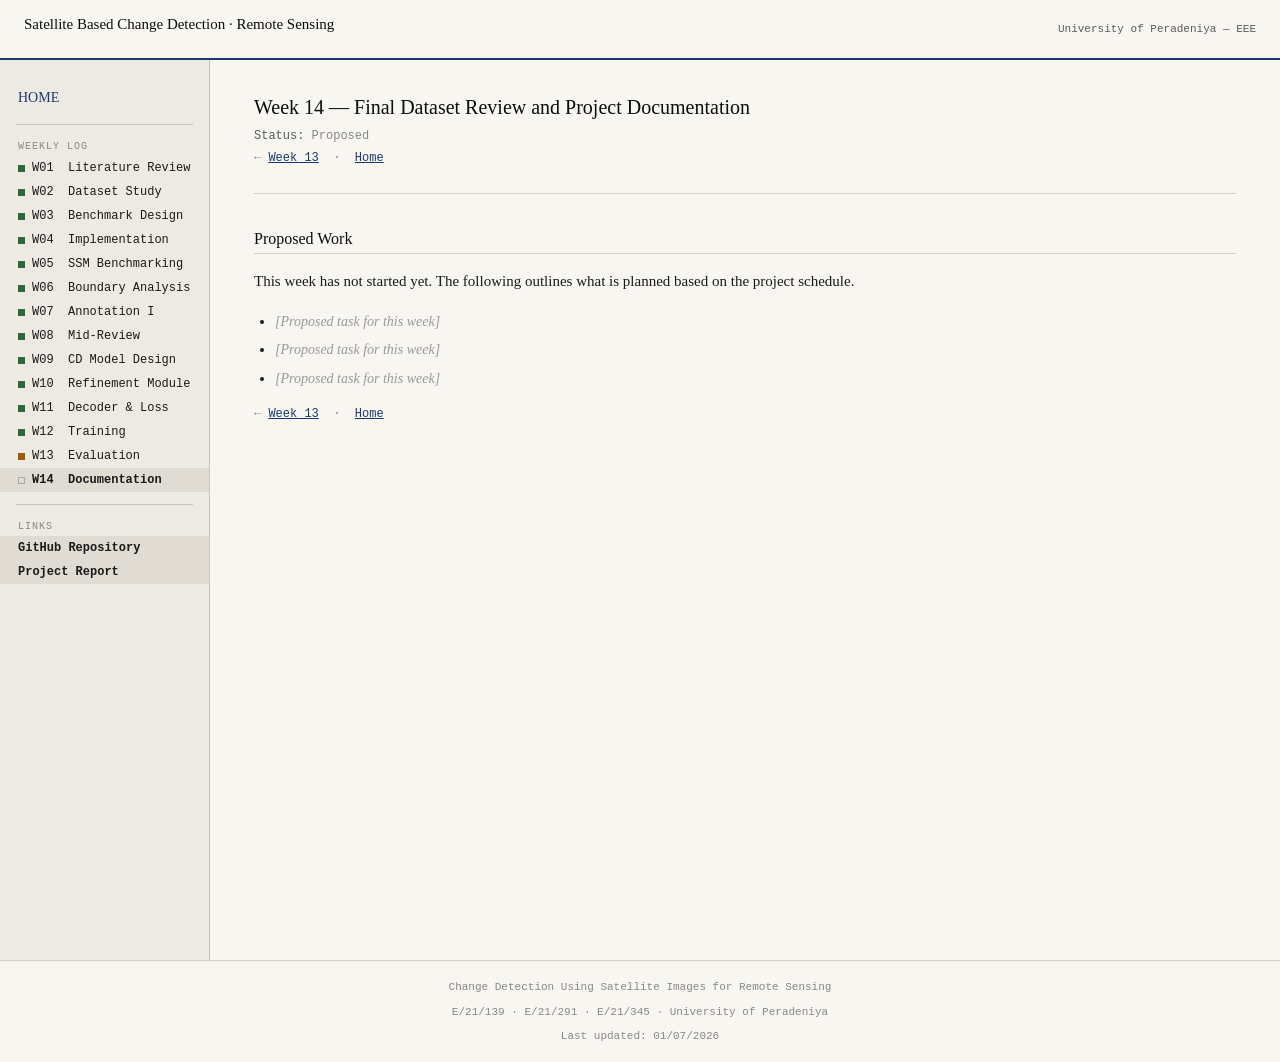
<file: weeks/week14.html>
<!DOCTYPE html>
<html lang="en">
<head>
  <meta charset="UTF-8">
  <meta name="viewport" content="width=device-width, initial-scale=1">
  <title>W14 — Final Dataset Review and Project Documentation · CD Project</title>
  <link rel="stylesheet" href="../style.css">
  <script src="../nav.js" defer></script>
</head>
<body>
  <div id="shell">
    <div id="header">
      <a class="site-name" href="../index.html">Satellite Based Change Detection · Remote Sensing</a>
      <div class="site-uni">University of Peradeniya — EEE</div>
      <button id="menu-btn" aria-label="Open menu">
        <span></span>
        <span></span>
        <span></span>
      </button>
    </div>

    <div id="body-row">
      <div id="overlay"></div>
      <div id="sidebar">
        <a class="sb-home" href="../index.html">HOME</a>
        <hr class="sb-rule">
        <span class="sb-label">WEEKLY LOG</span>
        <a href="week01.html"><span class="sq sq-done"></span>W01&nbsp; Literature Review</a>
        <a href="week02.html"><span class="sq sq-done"></span>W02&nbsp; Dataset Study</a>
        <a href="week03.html"><span class="sq sq-done"></span>W03&nbsp; Benchmark Design</a>
        <a href="week04.html"><span class="sq sq-done"></span>W04&nbsp; Implementation</a>
        <a href="week05.html"><span class="sq sq-done"></span>W05&nbsp; SSM Benchmarking</a>
        <a href="week06.html"><span class="sq sq-done"></span>W06&nbsp; Boundary Analysis</a>
        <a href="week07.html"><span class="sq sq-done"></span>W07&nbsp; Annotation I</a>
        <a href="week08.html"><span class="sq sq-done"></span>W08&nbsp; Mid-Review</a>
        <a href="week09.html"><span class="sq sq-done"></span>W09&nbsp; CD Model Design</a>
        <a href="week10.html"><span class="sq sq-done"></span>W10&nbsp; Refinement Module</a>
        <a href="week11.html"><span class="sq sq-done"></span>W11&nbsp; Decoder &amp; Loss</a>
        <a href="week12.html"><span class="sq sq-done"></span>W12&nbsp; Training</a>
        <a href="week13.html"><span class="sq sq-active"></span>W13&nbsp; Evaluation</a>
        <a href="week14.html"><span class="sq sq-proposed"></span>W14&nbsp; Documentation</a>
        <hr class="sb-rule">
        <span class="sb-label">LINKS</span>
        <a href="#">GitHub Repository</a>
        <a href="#">Project Report</a>
      </div>

      <div id="content">
        <h1>Week 14 — Final Dataset Review and Project Documentation</h1>
        <div class="meta-line">Status: <span class="s-proposed">Proposed</span></div>
        <div class="week-nav">← <a href="week13.html">Week 13</a> &nbsp;·&nbsp; <a href="../index.html">Home</a></div>

        <hr class="section-rule">

        <h2>Proposed Work</h2>
        <p>This week has not started yet. The following outlines what is planned based on the project schedule.</p>
        <!-- Edit these proposed tasks when planning for this week changes. -->
        <ul>
          <li><span class="ph">[Proposed task for this week]</span></li>
          <li><span class="ph">[Proposed task for this week]</span></li>
          <li><span class="ph">[Proposed task for this week]</span></li>
        </ul>
        <!--
          When this week begins, replace this entire page with the
          full progress template (Blocks 1-7). See HOWTO.md for instructions.
        -->
        <div class="week-nav">← <a href="week13.html">Week 13</a> &nbsp;·&nbsp; <a href="../index.html">Home</a></div>
      </div>
    </div>

    <div id="footer">
      Change Detection Using Satellite Images for Remote Sensing<br>
      E/21/139 · E/21/291 · E/21/345 · University of Peradeniya<br>
      Last updated: 01/07/2026
    </div>
  </div>
</body>
</html>
</file>
<file: style.css>
/* Reset */
*, *::before, *::after { box-sizing: border-box; margin: 0; padding: 0; }

/* Base */
html, body { height: 100%; }
body {
  font: 15px/1.75 Georgia, "Times New Roman", serif;
  color: #1A1A1A;
  background: #F8F6F1;
}

/* Shell */
#shell {
  width: 100%;
  background: #F8F6F1;
}

/* Header */
#header {
  padding: 16px 24px;
  border-bottom: 2px solid #1B3A6B;
  background: #F8F6F1;
  overflow: hidden;
}
#header .site-name {
  float: left;
  font: 15px Georgia, serif;
  color: #0D0D0D;
  text-decoration: none;
}
#header .site-uni {
  float: right;
  font: 11px "Courier New", monospace;
  color: #5A5A5A;
  line-height: 2.4;
}
#menu-btn {
  display: none;
  float: right;
  background: none;
  border: 1px solid #C8C4BB;
  padding: 6px 10px;
  cursor: pointer;
  margin-top: 2px;
}
#menu-btn span {
  display: block;
  width: 20px;
  height: 2px;
  background: #1A1A1A;
  margin: 4px 0;
}

/* Body row */
#body-row { overflow: hidden; }

/* Sidebar */
#sidebar {
  float: left;
  width: 210px;
  min-height: 100vh;
  background: #EDEAE3;
  border-right: 1px solid #C8C4BB;
  padding: 24px 0;
  position: sticky;
  top: 0;
  height: 100vh;
  overflow-y: auto;
}
#sidebar a {
  display: block;
  padding: 5px 18px;
  font: 12px "Courier New", monospace;
  color: #1A1A1A;
  text-decoration: none;
}
#sidebar a:hover { background: #D8D4CC; }
#sidebar a.current { font-weight: bold; background: #E0DCD3; }
#sidebar .sb-home {
  font: 14px Georgia, serif;
  color: #1B3A6B;
  padding: 6px 18px;
  display: block;
  text-decoration: none;
}
#sidebar .sb-home:hover { background: #D8D4CC; }
#sidebar .sb-home.current { font-weight: bold; background: #E0DCD3; }
.sb-rule {
  border: none;
  border-top: 1px solid #C8C4BB;
  margin: 12px 16px;
}
.sb-label {
  display: block;
  padding: 4px 18px;
  font: 10px "Courier New", monospace;
  color: #888;
  letter-spacing: 0.1em;
  text-transform: uppercase;
}

/* Status squares in sidebar */
.sq {
  display: inline-block;
  width: 7px;
  height: 7px;
  margin-right: 7px;
  vertical-align: middle;
}
.sq-done { background: #2A6A3A; }
.sq-active { background: #A05C00; }
.sq-proposed { background: transparent; border: 1px solid #AAAAAA; }

/* Content area */
#content { margin-left: 210px; padding: 36px 44px; min-height: 100vh; }

/* Headings */
h1 {
  font: normal 20px Georgia, serif;
  color: #0D0D0D;
  margin-bottom: 10px;
}
h2 {
  font: normal 16px Georgia, serif;
  color: #0D0D0D;
  border-bottom: 1px solid #D4D0C8;
  padding-bottom: 5px;
  margin: 36px 0 14px;
}
h3 {
  font: bold 14px Georgia, serif;
  color: #1A1A1A;
  margin: 22px 0 8px;
}

/* Paragraphs, lists */
p { margin-bottom: 1em; }
ul, ol { padding-left: 1.4em; margin: 8px 0 16px; }
li { margin-bottom: 4px; font-size: 14px; }

/* Links */
a { color: #1B3A6B; }
a:visited { color: #5B2D8E; }

/* Tables - general */
table { border-collapse: collapse; width: 100%; margin: 12px 0; }
th {
  background: #E2DED6;
  font: bold 13px "Courier New", monospace;
  color: #333;
  border: 1px solid #C8C4BB;
  padding: 8px 12px;
  text-align: left;
}
td {
  border: 1px solid #C8C4BB;
  padding: 8px 12px;
  vertical-align: top;
  font-size: 14px;
}
tr:nth-child(even) td { background: #F2F0EB; }

/* Info table on home (no outer border, no striping) */
.info-table { margin-top: 14px; }
.info-table td {
  border: none;
  border-bottom: 1px solid #E4E0D8;
  padding: 5px 10px 5px 0;
  font-size: 14px;
}
.info-table td:first-child {
  font: 12px "Courier New", monospace;
  color: #5A5A5A;
  width: 130px;
  white-space: nowrap;
}

/* Figures */
figure { margin: 18px 0; }
.fig-empty {
  border: 1px dashed #C8C4BB;
  background: #F2F0EB;
  padding: 44px 20px;
  text-align: center;
  font: 13px "Courier New", monospace;
  color: #999;
}
figcaption {
  font: italic 13px Georgia, serif;
  text-align: center;
  margin-top: 6px;
  color: #5A5A5A;
}

/* Status spans */
.s-done { font: 12px "Courier New", monospace; color: #2A6A3A; }
.s-active { font: bold 12px "Courier New", monospace; color: #A05C00; }
.s-proposed { font: 12px "Courier New", monospace; color: #888888; }

/* Placeholder text */
.ph { color: #999999; font-style: italic; }

/* Meta line and nav strip on week pages */
.meta-line {
  font: 12px "Courier New", monospace;
  color: #5A5A5A;
  margin-bottom: 6px;
}
.week-nav {
  font: 12px "Courier New", monospace;
  color: #888;
  margin: 8px 0 4px;
}
.week-nav a { color: #1B3A6B; }

/* Dividers */
.section-rule {
  border: none;
  border-top: 1px solid #D4D0C8;
  margin: 28px 0;
}

/* Footer */
#footer {
  clear: both;
  border-top: 1px solid #D4D0C8;
  padding: 14px 24px;
  text-align: center;
  font: 11px "Courier New", monospace;
  color: #888;
  line-height: 2.2;
}

/* Benchmark and Academic Tables */
.table-container {
  width: 100%;
  overflow-x: auto;
  margin: 20px 0;
  -webkit-overflow-scrolling: touch;
}

.academic-table {
  width: 100%;
  border-collapse: collapse;
  font-family: Georgia, serif;
  font-size: 13px;
  margin: 8px 0;
  color: #1A1A1A;
}

.academic-table th {
  background: none;
  border: none;
  font: bold 11.5px "Courier New", monospace;
  color: #333;
  padding: 6px 5px;
  text-align: center;
}

.academic-table td {
  border: none;
  padding: 6px 5px;
  vertical-align: middle;
  font-size: 12.5px;
}

/* Booktabs horizontal rules */
.academic-table tr.top-rule th,
.academic-table tr.top-rule td {
  border-top: 2px solid #1A1A1A;
}

.academic-table tr.mid-rule th,
.academic-table tr.mid-rule td {
  border-bottom: 1px solid #1A1A1A;
}

.academic-table tr.bottom-rule td {
  border-bottom: 2px solid #1A1A1A;
}

.academic-table tr.group-sep td {
  border-bottom: 1px solid #D4D0C8;
}

/* Colspan header sub-borders */
.academic-table th.col-header-group {
  border-bottom: 1px solid #1A1A1A;
}

/* Alignment utilities */
.academic-table .text-left { text-align: left; }
.academic-table .text-center { text-align: center; }
.academic-table .text-right { text-align: right; }
.academic-table .num-val { font-family: "Courier New", Courier, monospace; font-size: 12.5px; }

/* Rank highlights matching website's brand colors */
.academic-table .rank-1 { color: #C0392B; font-weight: bold; }
.academic-table .rank-2 { color: #1B3A6B; font-weight: bold; }
.academic-table .rank-3 { color: #2A6A3A; font-weight: bold; }

.academic-table .border-right { border-right: 1px solid #C8C4BB; }

/* Captions and notes */
.academic-table-caption {
  font: bold 12px "Courier New", Courier, monospace;
  text-transform: uppercase;
  letter-spacing: 0.05em;
  text-align: center;
  margin-top: 24px;
  margin-bottom: 4px;
  color: #1A1A1A;
}

.academic-table-title {
  font: italic 13px Georgia, serif;
  text-align: center;
  margin-bottom: 12px;
  color: #333;
  line-height: 1.4;
}

.academic-table-note {
  font: italic 11px Georgia, serif;
  color: #5A5A5A;
  margin-top: 6px;
  margin-bottom: 24px;
  line-height: 1.4;
}

/* Image Grid / Parallel Layout for Figures */
.image-row {
  display: flex;
  gap: 12px;
  margin: 12px 0 24px;
}

.image-col {
  flex: 1;
  text-align: center;
}

.image-col img {
  width: 100%;
  height: auto;
  border: 1px solid #C8C4BB;
  display: block;
}

.image-label {
  font: italic 12px Georgia, serif;
  margin-top: 6px;
  color: #5A5A5A;
}

.scene-container {
  margin-bottom: 24px;
}

.scene-container h3 {
  margin: 16px 0 8px;
  font: bold 13px "Courier New", monospace;
  color: #333;
}

/* ── Tablet and Mobile: sidebar off-canvas ── */
@media (max-width: 899px) {

  #menu-btn {
    display: block;
  }

  #sidebar {
    position: fixed;
    top: 0;
    left: -230px;
    width: 210px;
    height: 100vh;
    z-index: 100;
    transition: left 0.22s ease;
    border-right: 1px solid #C8C4BB;
    box-shadow: none;
  }

  #sidebar.open {
    left: 0;
  }

  #content {
    margin-left: 0;
    padding: 24px 20px;
  }

  #overlay {
    display: none;
    position: fixed;
    inset: 0;
    background: rgba(0,0,0,0.25);
    z-index: 99;
  }

  #overlay.visible {
    display: block;
  }

}

/* ── Mobile only ── */
@media (max-width: 599px) {

  #content {
    padding: 20px 16px;
  }

  #header {
    padding: 12px 16px;
  }

  #header .site-name {
    font-size: 13px;
  }

  #header .site-uni {
    display: none;
  }

  h1 { font-size: 17px; }
  h2 { font-size: 15px; }

  table {
    font-size: 13px;
  }

  th, td {
    padding: 6px 8px;
  }

  #footer {
    font-size: 10px;
    padding: 12px 16px;
  }

  .image-row {
    flex-direction: column;
    gap: 16px;
  }

}
</file>
